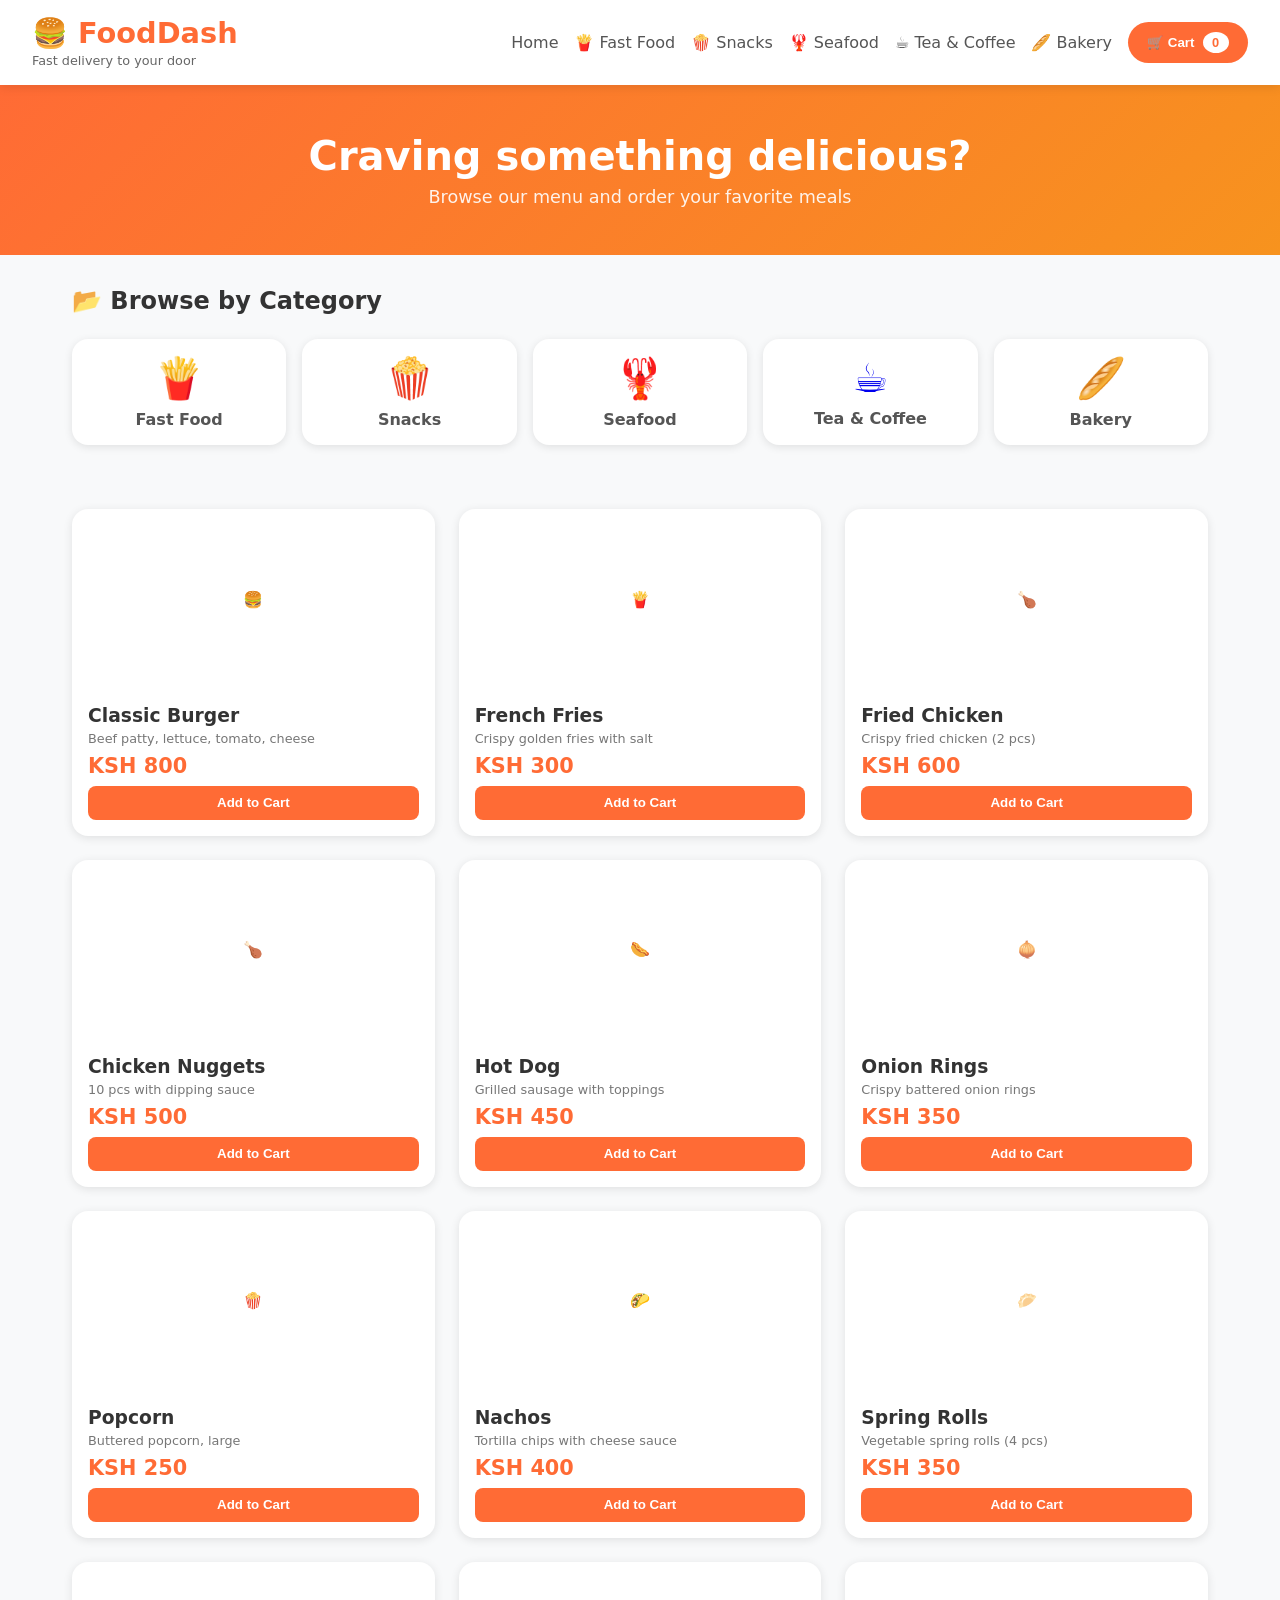
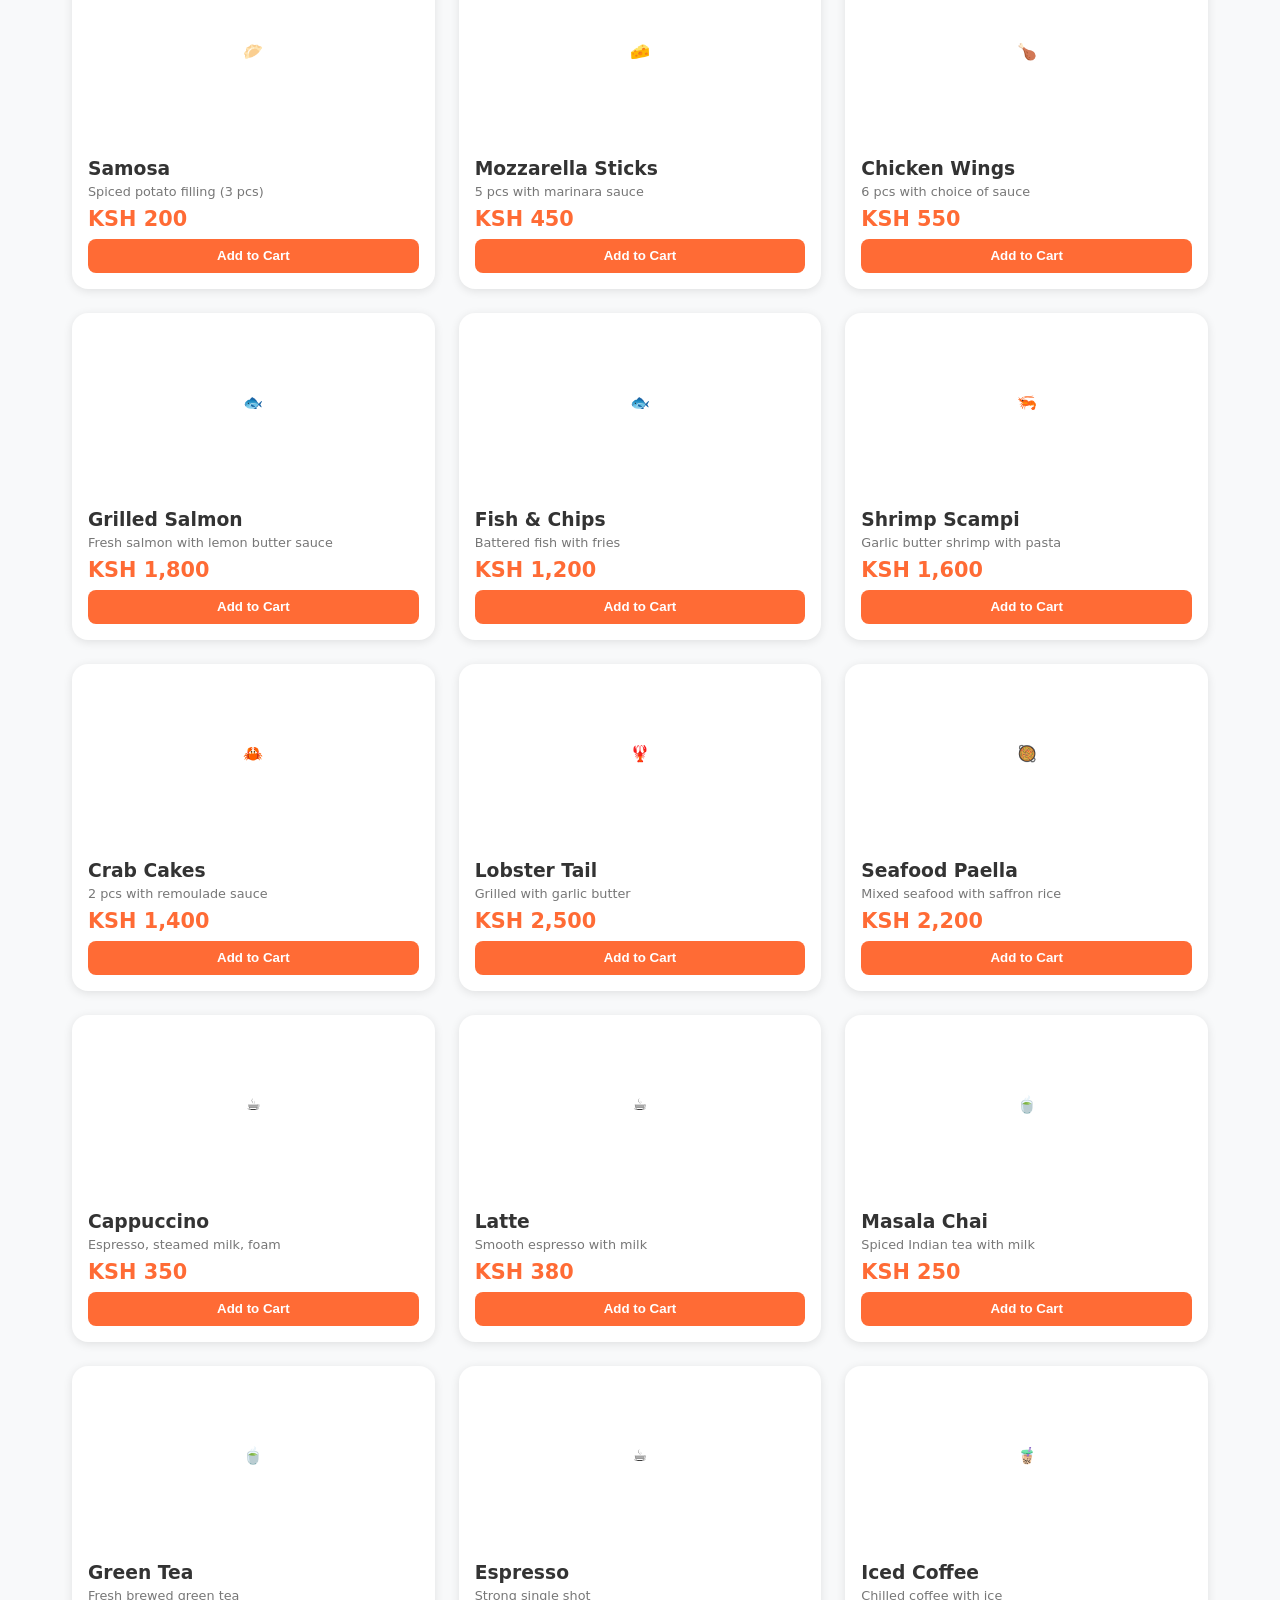
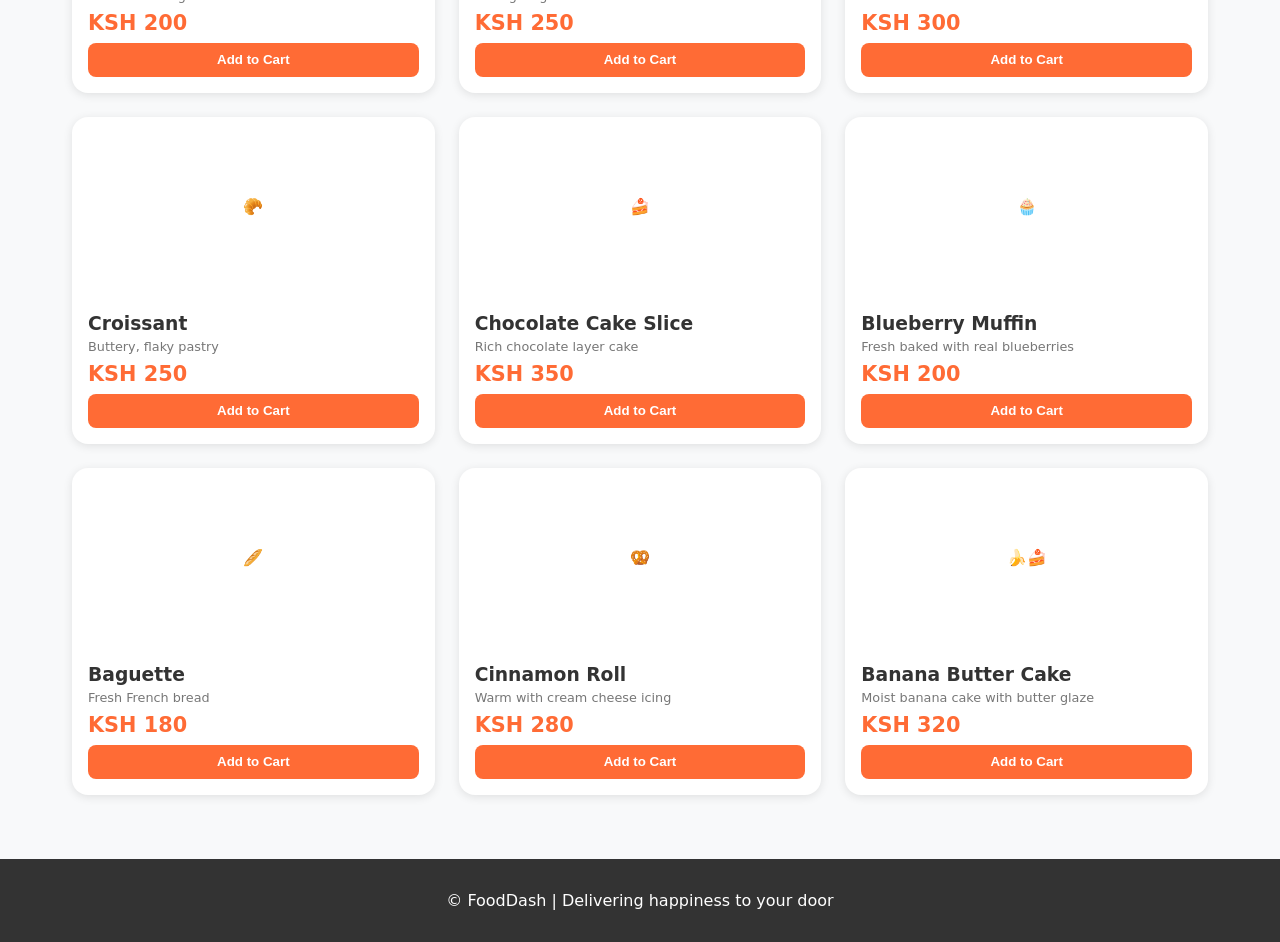
<file: index.html>
<!DOCTYPE html>
<html lang="en">
<head>
    <meta charset="UTF-8">
    <meta name="viewport" content="width=device-width, initial-scale=1.0">
    <title>FoodDash | Home</title>
    <link rel="stylesheet" href="style.css">
</head>
<body>
    <div class="header">
        <div class="logo" onclick="window.location.href='index.html'">
            <h1>🍔 FoodDash</h1>
            <span>Fast delivery to your door</span>
        </div>
        <div class="nav-links">
            <a href="index.html">Home</a>
            <a href="fastfood.html">🍟 Fast Food</a>
            <a href="snacks.html">🍿 Snacks</a>
            <a href="seafood.html">🦞 Seafood</a>
            <a href="tea-coffee.html">☕ Tea & Coffee</a>
            <a href="bakery.html">🥖 Bakery</a>
            <button class="cart-btn" onclick="window.location.href='cart.html'">
                🛒 Cart <span class="cart-count" id="cartCount">0</span>
            </button>
        </div>
    </div>

    <div class="hero">
        <h2>Craving something delicious?</h2>
        <p>Browse our menu and order your favorite meals</p>
    </div>

    <div class="categories">
        <h2 class="section-title">📂 Browse by Category</h2>
        <div class="category-grid">
            <a href="fastfood.html" class="category-card"><div class="category-icon">🍟</div><h4>Fast Food</h4></a>
            <a href="snacks.html" class="category-card"><div class="category-icon">🍿</div><h4>Snacks</h4></a>
            <a href="seafood.html" class="category-card"><div class="category-icon">🦞</div><h4>Seafood</h4></a>
            <a href="tea-coffee.html" class="category-card"><div class="category-icon">☕</div><h4>Tea & Coffee</h4></a>
            <a href="bakery.html" class="category-card"><div class="category-icon">🥖</div><h4>Bakery</h4></a>
        </div>
    </div>

    <div id="foodGrid" class="food-grid"></div>

    <div class="footer">
        <p>© FoodDash | Delivering happiness to your door</p>
    </div>

    <script>
        const foods = [
            { id: 1, name: "Classic Burger", category: "fastfood", desc: "Beef patty, lettuce, tomato, cheese", price: 800, image: "🍔", imgUrl: "https://i.pinimg.com/736x/37/00/ef/3700ef80f448d2a59dd80a78debce0c6.jpg" },
            { id: 2, name: "French Fries", category: "fastfood", desc: "Crispy golden fries with salt", price: 300, image: "🍟", imgUrl: "https://i.pinimg.com/1200x/db/bd/a5/dbbda53033e03f76810a4c32aae3a326.jpg" },
            { id: 3, name: "Fried Chicken", category: "fastfood", desc: "Crispy fried chicken (2 pcs)", price: 600, image: "🍗", imgUrl: "https://i.pinimg.com/736x/dd/11/d0/dd11d06abdbc2c80bd106b9e15ef0731.jpg" },
            { id: 4, name: "Chicken Nuggets", category: "fastfood", desc: "10 pcs with dipping sauce", price: 500, image: "🍗", imgUrl: "https://i.pinimg.com/1200x/34/e0/90/34e090fc554006740f7deddfac908706.jpg" },
            { id: 5, name: "Hot Dog", category: "fastfood", desc: "Grilled sausage with toppings", price: 450, image: "🌭", imgUrl: "https://i.pinimg.com/1200x/45/6b/f6/456bf628a291f12c20dc0804d81e5b14.jpg" },
            { id: 6, name: "Onion Rings", category: "fastfood", desc: "Crispy battered onion rings", price: 350, image: "🧅", imgUrl: "https://i.pinimg.com/736x/1e/5c/72/1e5c72fa7b9a584848a0ec2bfe37c4df.jpg" },
            { id: 7, name: "Popcorn", category: "snacks", desc: "Buttered popcorn, large", price: 250, image: "🍿", imgUrl: "https://i.pinimg.com/1200x/e6/1d/e4/e61de4d3c97bb7c1e5ecbbbdb757e941.jpg" },
            { id: 8, name: "Nachos", category: "snacks", desc: "Tortilla chips with cheese sauce", price: 400, image: "🌮", imgUrl: "https://i.pinimg.com/736x/7f/0c/2d/7f0c2d75b61058599a440be9b840967b.jpg" },
            { id: 9, name: "Spring Rolls", category: "snacks", desc: "Vegetable spring rolls (4 pcs)", price: 350, image: "🥟", imgUrl: "https://i.pinimg.com/736x/5b/87/46/5b87466c6e60930ab3b545e736260c78.jpg" },
            { id: 10, name: "Samosa", category: "snacks", desc: "Spiced potato filling (3 pcs)", price: 200, image: "🥟", imgUrl: "https://i.pinimg.com/736x/aa/9f/ad/aa9fad515906d7e21833e68c8d877c2a.jpg" },
            { id: 11, name: "Mozzarella Sticks", category: "snacks", desc: "5 pcs with marinara sauce", price: 450, image: "🧀", imgUrl: "https://i.pinimg.com/736x/7e/39/f1/7e39f1ad2abfcf9e1d0cc9534fe090f9.jpg" },
            { id: 12, name: "Chicken Wings", category: "snacks", desc: "6 pcs with choice of sauce", price: 550, image: "🍗", imgUrl: "https://i.pinimg.com/736x/9c/99/06/9c9906aaa6b634e2621bfca8201ef5bd.jpg" },
            { id: 13, name: "Grilled Salmon", category: "seafood", desc: "Fresh salmon with lemon butter sauce", price: 1800, image: "🐟", imgUrl: "https://i.pinimg.com/736x/46/ae/23/46ae2311a45628075774d33eda5e73d0.jpg" },
            { id: 14, name: "Fish & Chips", category: "seafood", desc: "Battered fish with fries", price: 1200, image: "🐟", imgUrl: "https://i.pinimg.com/1200x/53/f5/6c/53f56ceab9bc38922c4439fc97cd70fb.jpg" },
            { id: 15, name: "Shrimp Scampi", category: "seafood", desc: "Garlic butter shrimp with pasta", price: 1600, image: "🦐", imgUrl: "https://i.pinimg.com/1200x/5e/f3/59/5ef3594a7a9371d0899b95046271c68d.jpg" },
            { id: 16, name: "Crab Cakes", category: "seafood", desc: "2 pcs with remoulade sauce", price: 1400, image: "🦀", imgUrl: "https://i.pinimg.com/736x/f5/84/d2/f584d207ce40659122e66699f8aa94c2.jpg" },
            { id: 17, name: "Lobster Tail", category: "seafood", desc: "Grilled with garlic butter", price: 2500, image: "🦞", imgUrl: "https://i.pinimg.com/736x/5e/1b/f0/5e1bf04fb41541a9cabb2233850c7225.jpg" },
            { id: 18, name: "Seafood Paella", category: "seafood", desc: "Mixed seafood with saffron rice", price: 2200, image: "🥘", imgUrl: "https://i.pinimg.com/736x/8a/bb/7d/8abb7ddd555ad963c4fbe0cd129c862f.jpg" },
            { id: 19, name: "Cappuccino", category: "tea-coffee", desc: "Espresso, steamed milk, foam", price: 350, image: "☕", imgUrl: "https://i.pinimg.com/736x/52/41/31/52413159c7f291bbc186422481b3ac50.jpg" },
            { id: 20, name: "Latte", category: "tea-coffee", desc: "Smooth espresso with milk", price: 380, image: "☕", imgUrl: "https://i.pinimg.com/736x/b8/4c/9d/b84c9db0910aa8247d79b69a4ecd1438.jpg" },
            { id: 21, name: "Masala Chai", category: "tea-coffee", desc: "Spiced Indian tea with milk", price: 250, image: "🍵", imgUrl: "https://i.pinimg.com/736x/a1/16/c8/a116c8bba3420dd89a67e39434a4d0d6.jpg" },
            { id: 22, name: "Green Tea", category: "tea-coffee", desc: "Fresh brewed green tea", price: 200, image: "🍵", imgUrl: "https://i.pinimg.com/736x/c0/3b/d1/c03bd159756dc48babac8ac73dabe696.jpg" },
            { id: 23, name: "Espresso", category: "tea-coffee", desc: "Strong single shot", price: 250, image: "☕", imgUrl: "https://i.pinimg.com/736x/4c/28/e2/4c28e2420bf38c50120dba0cbaf42e8d.jpg" },
            { id: 24, name: "Iced Coffee", category: "tea-coffee", desc: "Chilled coffee with ice", price: 300, image: "🧋", imgUrl: "https://i.pinimg.com/736x/da/6f/3a/da6f3a6305596079b891bdb35d53b5f4.jpg" },
            { id: 25, name: "Croissant", category: "bakery", desc: "Buttery, flaky pastry", price: 250, image: "🥐", imgUrl: "https://i.pinimg.com/736x/f8/82/8e/f8828e68483d5db8384de415b707d0ec.jpg" },
            { id: 26, name: "Chocolate Cake Slice", category: "bakery", desc: "Rich chocolate layer cake", price: 350, image: "🍰", imgUrl: "https://i.pinimg.com/736x/51/56/76/515676b734cf7760ce1456248fbf07a5.jpg" },
            { id: 27, name: "Blueberry Muffin", category: "bakery", desc: "Fresh baked with real blueberries", price: 200, image: "🧁", imgUrl: "https://i.pinimg.com/736x/60/77/b0/6077b036565b305d54fa6a8f272bb8e9.jpg" },
            { id: 28, name: "Baguette", category: "bakery", desc: "Fresh French bread", price: 180, image: "🥖", imgUrl: "https://i.pinimg.com/1200x/3e/4f/21/3e4f2182adbb9752d2d173384cbd75d9.jpg" },
            { id: 29, name: "Cinnamon Roll", category: "bakery", desc: "Warm with cream cheese icing", price: 280, image: "🥨", imgUrl: "https://i.pinimg.com/736x/67/da/d7/67dad7b7c003bfb1e73387bfcad91faa.jpg" },
            { id: 30, name: "Banana Butter Cake", category: "bakery", desc: "Moist banana cake with butter glaze", price: 320, image: "🍌🍰", imgUrl: "https://i.pinimg.com/1200x/98/5f/83/985f83882eb912e632a3cc118d988fcb.jpg" }
        ];

        let cart = JSON.parse(localStorage.getItem('fooddash_cart')) || [];

        function saveCart() { localStorage.setItem('fooddash_cart', JSON.stringify(cart)); updateCartCount(); }

        function updateCartCount() {
            const totalItems = cart.reduce((sum, item) => sum + item.quantity, 0);
            const cartCountSpan = document.getElementById('cartCount');
            if (cartCountSpan) cartCountSpan.innerText = totalItems;
        }

        function addToCart(food) {
            const existing = cart.find(item => item.name === food.name);
            if (existing) { existing.quantity += 1; } 
            else { cart.push({ name: food.name, price: food.price, quantity: 1, image: food.image }); }
            saveCart();
            alert(`✅ ${food.name} added to cart!`);
        }

        window.addToCart = addToCart;

        function renderFoods() {
            const grid = document.getElementById('foodGrid');
            grid.innerHTML = foods.map(food => `
                <div class="food-card">
                    <div class="food-image"><img src="${food.imgUrl}" alt="${food.name}" onerror="this.style.display='none'; this.parentElement.innerHTML='${food.image}'" style="width:100%; height:100%; object-fit:cover;"></div>
                    <div class="food-info">
                        <h3>${food.name}</h3>
                        <div class="food-desc">${food.desc}</div>
                        <div class="food-price">KSH ${food.price.toLocaleString()}</div>
                        <button class="add-btn" onclick="addToCart({name:'${food.name}', price:${food.price}, image:'${food.image}'})">Add to Cart</button>
                    </div>
                </div>
            `).join('');
        }

        renderFoods();
        updateCartCount();
    </script>
</body>
</html>
</file>
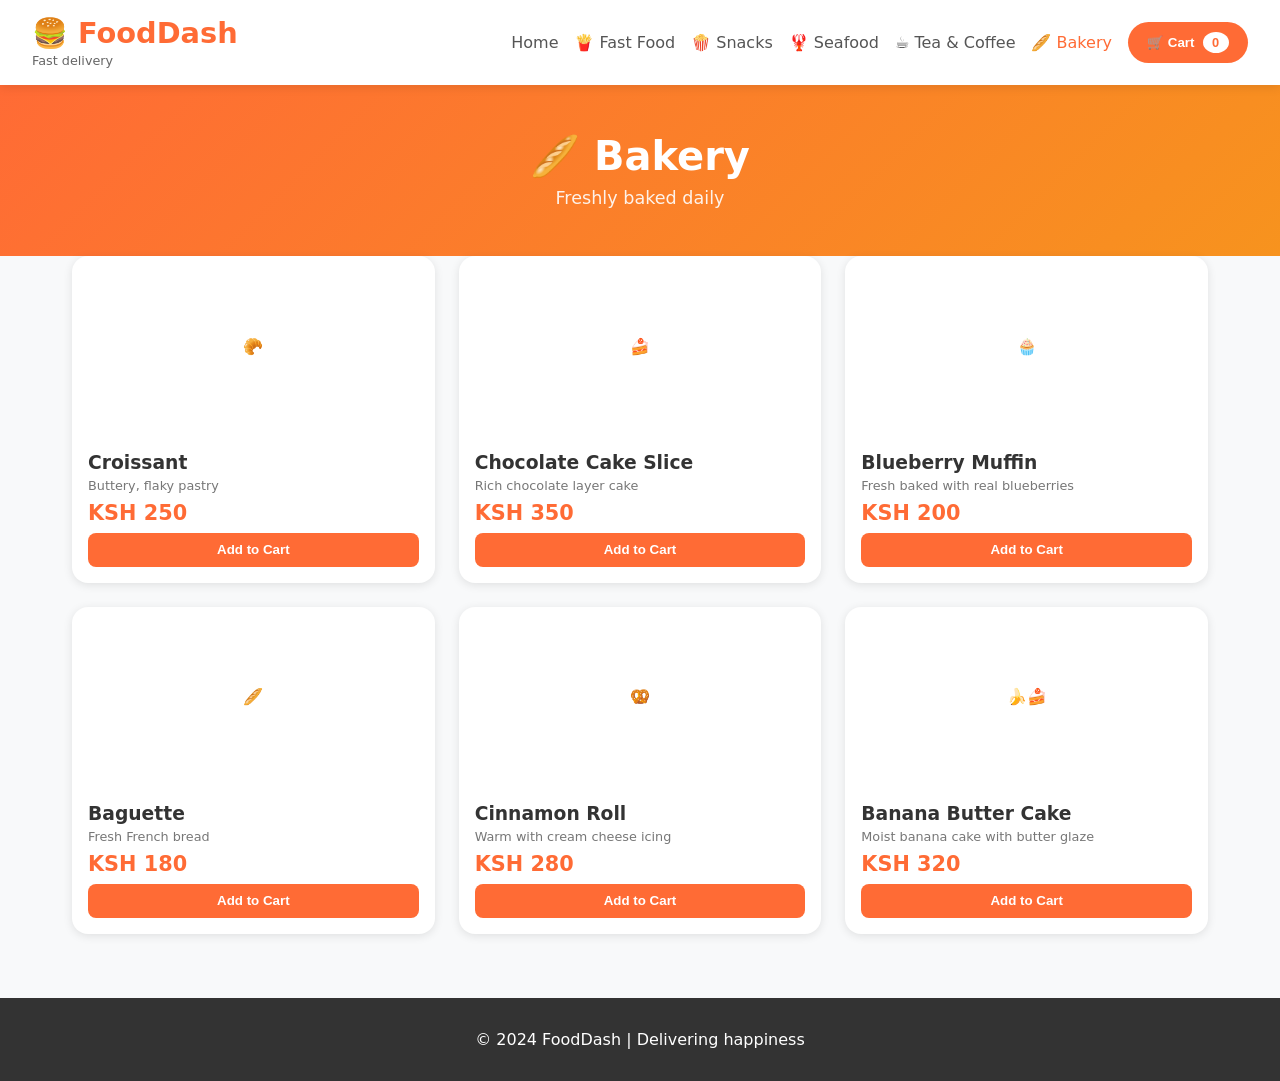
<file: bakery.html>
<!DOCTYPE html>
<html lang="en">
<head>
    <meta charset="UTF-8">
    <meta name="viewport" content="width=device-width, initial-scale=1.0">
    <title>FoodDash | Bakery</title>
    <link rel="stylesheet" href="style.css">
    <style>
        .food-image img {
            width: 100%;
            height: 100%;
            object-fit: cover;
        }
        .food-image {
            display: flex;
            align-items: center;
            justify-content: center;
            overflow: hidden;
        }
    </style>
</head>
<body>
    <div class="header">
        <div class="logo" onclick="window.location.href='index.html'">
            <h1>🍔 FoodDash</h1>
            <span>Fast delivery</span>
        </div>
        <div class="nav-links">
            <a href="index.html">Home</a>
            <a href="fastfood.html">🍟 Fast Food</a>
            <a href="snacks.html">🍿 Snacks</a>
            <a href="seafood.html">🦞 Seafood</a>
            <a href="tea-coffee.html">☕ Tea & Coffee</a>
            <a href="bakery.html" class="active">🥖 Bakery</a>
            <button class="cart-btn" onclick="window.location.href='cart.html'">
                🛒 Cart <span class="cart-count" id="cartCount">0</span>
            </button>
        </div>
    </div>

    <div class="hero">
        <h2>🥖 Bakery</h2>
        <p>Freshly baked daily</p>
    </div>

    <div id="foodGrid" class="food-grid"></div>

    <div class="footer">
        <p>© 2024 FoodDash | Delivering happiness</p>
    </div>

    <script>
        const bakery = [
            { 
                id: 1, 
                name: "Croissant", 
                desc: "Buttery, flaky pastry", 
                price: 250, 
                image: "🥐",
                imgUrl: "https://i.pinimg.com/736x/f8/82/8e/f8828e68483d5db8384de415b707d0ec.jpg"
            },
            { 
                id: 2, 
                name: "Chocolate Cake Slice", 
                desc: "Rich chocolate layer cake", 
                price: 350, 
                image: "🍰",
                imgUrl: "https://i.pinimg.com/736x/51/56/76/515676b734cf7760ce1456248fbf07a5.jpg"
            },
            { 
                id: 3, 
                name: "Blueberry Muffin", 
                desc: "Fresh baked with real blueberries", 
                price: 200, 
                image: "🧁",
                imgUrl: "https://i.pinimg.com/736x/60/77/b0/6077b036565b305d54fa6a8f272bb8e9.jpg"
            },
            { 
                id: 4, 
                name: "Baguette", 
                desc: "Fresh French bread", 
                price: 180, 
                image: "🥖",
                imgUrl: "https://i.pinimg.com/1200x/3e/4f/21/3e4f2182adbb9752d2d173384cbd75d9.jpg"
            },
            { 
                id: 5, 
                name: "Cinnamon Roll", 
                desc: "Warm with cream cheese icing", 
                price: 280, 
                image: "🥨",
                imgUrl: "https://i.pinimg.com/736x/67/da/d7/67dad7b7c003bfb1e73387bfcad91faa.jpg"
            },
            { 
                id: 6, 
                name: "Banana Butter Cake", 
                desc: "Moist banana cake with butter glaze", 
                price: 320, 
                image: "🍌🍰",
                imgUrl: "https://i.pinimg.com/1200x/98/5f/83/985f83882eb912e632a3cc118d988fcb.jpg"
            }
        ];

        let cart = JSON.parse(localStorage.getItem('fooddash_cart')) || [];

        function saveCart() { 
            localStorage.setItem('fooddash_cart', JSON.stringify(cart)); 
            updateCartCount(); 
        }

        function updateCartCount() { 
            const total = cart.reduce((s, i) => s + i.quantity, 0); 
            const el = document.getElementById('cartCount'); 
            if (el) el.innerText = total; 
        }

        function addToCart(food) { 
            const existing = cart.find(i => i.name === food.name); 
            if (existing) { 
                existing.quantity++; 
            } else { 
                cart.push({ name: food.name, price: food.price, quantity: 1, image: food.image }); 
            } 
            saveCart(); 
            alert(`✅ ${food.name} added to cart!`); 
        }

        window.addToCart = addToCart;

        function render() { 
            const grid = document.getElementById('foodGrid'); 
            grid.innerHTML = bakery.map(f => `
                <div class="food-card">
                    <div class="food-image">
                        <img src="${f.imgUrl}" alt="${f.name}" 
                             onerror="this.style.display='none'; this.parentElement.innerHTML='${f.image}'" 
                             style="width:100%; height:100%; object-fit:cover;">
                    </div>
                    <div class="food-info">
                        <h3>${f.name}</h3>
                        <div class="food-desc">${f.desc}</div>
                        <div class="food-price">KSH ${f.price.toLocaleString()}</div>
                        <button class="add-btn" onclick="addToCart({name:'${f.name}', price:${f.price}, image:'${f.image}'})">Add to Cart</button>
                    </div>
                </div>
            `).join(''); 
        }

        render(); 
        updateCartCount();
    </script>
</body>
</html>
</file>
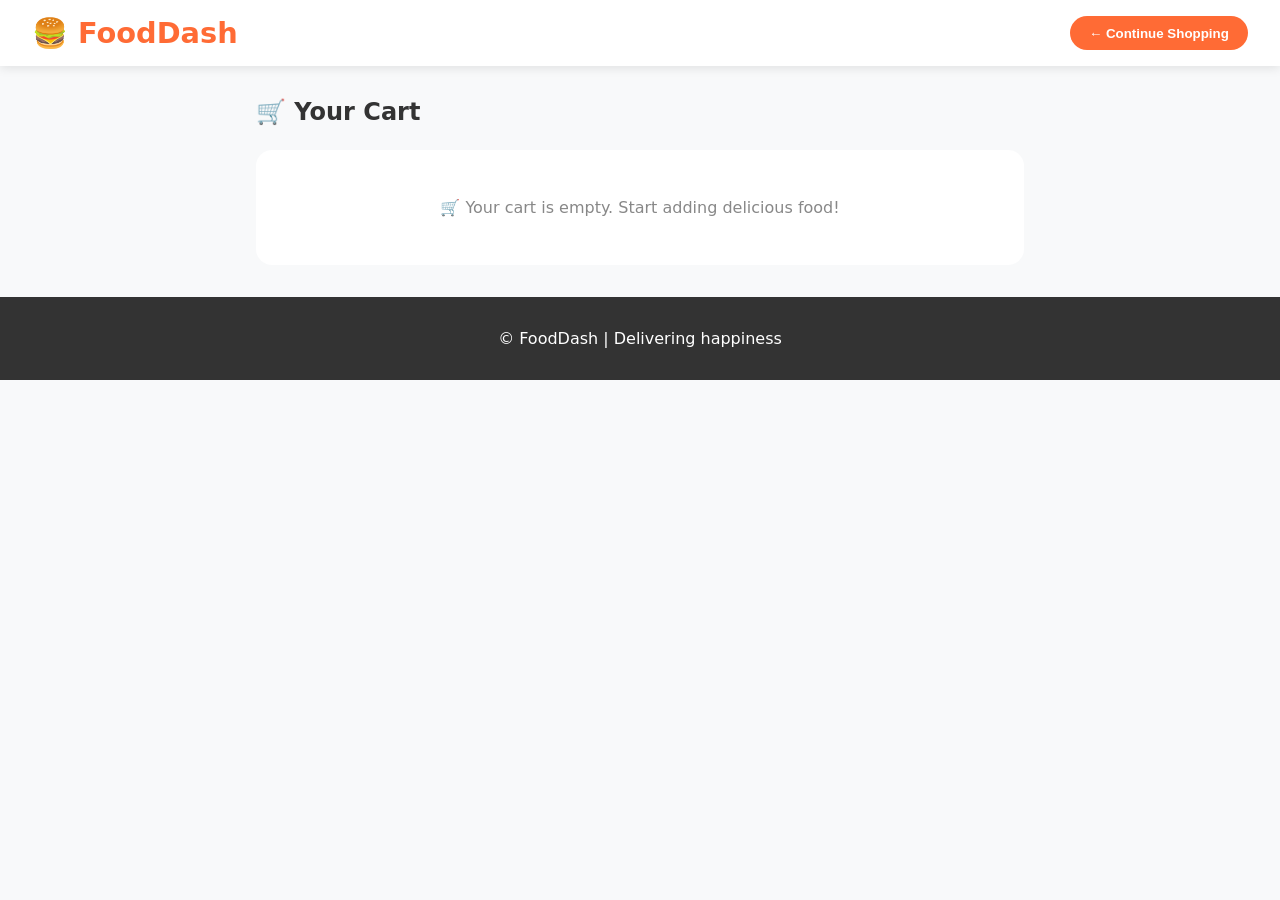
<file: cart.html>
<!DOCTYPE html>
<html lang="en">
<head>
    <meta charset="UTF-8">
    <meta name="viewport" content="width=device-width, initial-scale=1.0">
    <title>FoodDash | Your Cart</title>
    <style>
        * {
            margin: 0;
            padding: 0;
            box-sizing: border-box;
        }

        body {
            font-family: system-ui, 'Segoe UI', sans-serif;
            background: #f8f9fa;
            color: #333;
        }

        .header {
            background: white;
            padding: 1rem 2rem;
            display: flex;
            justify-content: space-between;
            align-items: center;
            flex-wrap: wrap;
            gap: 1rem;
            box-shadow: 0 2px 10px rgba(0,0,0,0.1);
        }

        .logo h1 {
            font-size: 1.8rem;
            color: #ff6b35;
            cursor: pointer;
        }

        .cart-btn {
            background: #ff6b35;
            color: white;
            border: none;
            padding: 0.6rem 1.2rem;
            border-radius: 30px;
            cursor: pointer;
            font-weight: bold;
        }

        .cart-container {
            max-width: 800px;
            margin: 2rem auto;
            padding: 0 1rem;
        }

        .cart-title {
            margin-bottom: 1.5rem;
            color: #333;
        }

        .cart-item {
            background: white;
            border-radius: 1rem;
            padding: 1rem;
            margin-bottom: 1rem;
            display: flex;
            justify-content: space-between;
            align-items: center;
            flex-wrap: wrap;
            gap: 1rem;
            box-shadow: 0 2px 8px rgba(0,0,0,0.1);
        }

        .item-info {
            flex: 1;
        }

        .item-name {
            font-weight: bold;
            font-size: 1.1rem;
        }

        .item-price {
            color: #ff6b35;
        }

        .quantity-control {
            display: flex;
            align-items: center;
            gap: 0.5rem;
        }

        .qty-btn {
            background: #ff6b35;
            color: white;
            border: none;
            width: 30px;
            height: 30px;
            border-radius: 50%;
            cursor: pointer;
            font-weight: bold;
        }

        .qty-btn:hover {
            background: #e55a2b;
        }

        .remove-btn {
            background: #dc3545;
            color: white;
            border: none;
            padding: 0.3rem 0.8rem;
            border-radius: 0.5rem;
            cursor: pointer;
        }

        .remove-btn:hover {
            background: #c82333;
        }

        .cart-summary {
            background: white;
            border-radius: 1rem;
            padding: 1.5rem;
            margin-top: 1rem;
            box-shadow: 0 2px 8px rgba(0,0,0,0.1);
        }

        .total-row {
            display: flex;
            justify-content: space-between;
            font-size: 1.2rem;
            font-weight: bold;
            margin-bottom: 1rem;
        }

        .place-order-btn {
            width: 100%;
            background: #ff6b35;
            color: white;
            border: none;
            padding: 1rem;
            border-radius: 0.5rem;
            font-size: 1rem;
            font-weight: bold;
            cursor: pointer;
        }

        .place-order-btn:hover {
            background: #e55a2b;
        }

        .empty-cart {
            text-align: center;
            padding: 3rem;
            background: white;
            border-radius: 1rem;
            color: #888;
        }

        /* Login Modal */
        .modal {
            display: none;
            position: fixed;
            top: 0;
            left: 0;
            width: 100%;
            height: 100%;
            background: rgba(0,0,0,0.8);
            z-index: 1000;
            align-items: center;
            justify-content: center;
        }

        .modal.active {
            display: flex;
        }

        .modal-content {
            background: white;
            border-radius: 1rem;
            width: 90%;
            max-width: 400px;
            padding: 2rem;
            text-align: center;
            position: relative;
        }

        .modal-content h3 {
            margin-bottom: 1rem;
            color: #ff6b35;
        }

        .modal-content p {
            margin-bottom: 1rem;
            color: #666;
            font-size: 0.85rem;
        }

        .modal-content input {
            width: 100%;
            padding: 0.8rem;
            margin: 0.5rem 0;
            border: 1px solid #ddd;
            border-radius: 0.5rem;
            font-size: 1rem;
        }

        .modal-btn {
            width: 100%;
            padding: 0.8rem;
            background: #ff6b35;
            color: white;
            border: none;
            border-radius: 0.5rem;
            margin-top: 0.5rem;
            cursor: pointer;
            font-weight: bold;
        }

        .modal-btn:hover {
            background: #e55a2b;
        }

        .close-modal {
            position: absolute;
            top: 10px;
            right: 15px;
            font-size: 1.5rem;
            cursor: pointer;
            color: #888;
        }

        .footer {
            text-align: center;
            padding: 2rem;
            background: #333;
            color: white;
            margin-top: 2rem;
        }

        @media (max-width: 700px) {
            .header {
                flex-direction: column;
                text-align: center;
            }
            .cart-item {
                flex-direction: column;
                text-align: center;
            }
        }
    </style>
</head>
<body>
    <div class="header">
        <div class="logo" onclick="window.location.href='index.html'">
            <h1>🍔 FoodDash</h1>
        </div>
        <button class="cart-btn" onclick="window.location.href='index.html'">← Continue Shopping</button>
    </div>

    <div class="cart-container">
        <h2 class="cart-title">🛒 Your Cart</h2>
        <div id="cartItems"></div>
    </div>

    <div class="footer">
        <p>© FoodDash | Delivering happiness</p>
    </div>

    <!-- Login Modal - Only appears when placing order -->
    <div id="loginModal" class="modal">
        <div class="modal-content">
            <span class="close-modal" id="closeModal">&times;</span>
            <h3>🔐 Login to Place Order</h3>
            <p>Please enter your email and password to complete your order</p>
            <input type="email" id="loginEmail" placeholder="Email address" autocomplete="off">
            <input type="password" id="loginPassword" placeholder="Password" autocomplete="off">
            <button class="modal-btn" id="loginSubmit">Place Order</button>
        </div>
    </div>

    <script>
        // Cart data
        let cart = JSON.parse(localStorage.getItem('fooddash_cart')) || [];

        function saveCart() { 
            localStorage.setItem('fooddash_cart', JSON.stringify(cart)); 
            renderCart(); 
        }

        function updateQuantity(index, change) {
            const newQty = cart[index].quantity + change;
            if (newQty <= 0) { 
                cart.splice(index, 1); 
            } else { 
                cart[index].quantity = newQty; 
            }
            saveCart();
        }

        function removeItem(index) { 
            cart.splice(index, 1); 
            saveCart(); 
        }

        function getTotal() { 
            return cart.reduce((sum, item) => sum + (item.price * item.quantity), 0); 
        }

        // Show login modal when user clicks "Place Order"
        function showLoginModal() {
            if (cart.length === 0) {
                alert('Your cart is empty!');
                return;
            }
            document.getElementById('loginModal').classList.add('active');
            document.getElementById('loginEmail').value = '';
            document.getElementById('loginPassword').value = '';
        }

        // Place order after login
        function placeOrder() {
            const email = document.getElementById('loginEmail').value.trim();
            const password = document.getElementById('loginPassword').value.trim();
            
            if (!email || !password) {
                alert('Please enter both email and password');
                return;
            }
            
            // Simple email validation
            const emailRegex = /^[^\s@]+@([^\s@]+\.)+[^\s@]+$/;
            if (!emailRegex.test(email)) {
                alert('Please enter a valid email address');
                return;
            }
            
            // ANY email + password is accepted
            const total = getTotal();
            alert(`✅ Order placed successfully!\n\nEmail: ${email}\nTotal: KSH ${total.toLocaleString()}\n\nYour food will be delivered in 30-45 minutes.\nThank you for ordering with FoodDash!`);
            
            // Clear cart after order
            cart = [];
            saveCart();
            
            // Close modal
            document.getElementById('loginModal').classList.remove('active');
        }

        // Modal controls
        const modal = document.getElementById('loginModal');
        const closeModal = document.getElementById('closeModal');

        closeModal.onclick = () => { modal.classList.remove('active'); };
        window.onclick = (e) => { if (e.target === modal) modal.classList.remove('active'); };

        document.getElementById('loginSubmit').onclick = placeOrder;

        // Enter key support
        document.getElementById('loginPassword').addEventListener('keypress', function(e) {
            if (e.key === 'Enter') { placeOrder(); }
        });

        // Render cart
        function renderCart() {
            const container = document.getElementById('cartItems');
            if (cart.length === 0) { 
                container.innerHTML = '<div class="empty-cart">🛒 Your cart is empty. Start adding delicious food!</div>'; 
                return; 
            }
            
            let total = getTotal();
            let itemsHtml = cart.map((item, index) => `
                <div class="cart-item">
                    <div class="item-info">
                        <div class="item-name">${item.name}</div>
                        <div class="item-price">KSH ${item.price.toLocaleString()}</div>
                    </div>
                    <div class="quantity-control">
                        <button class="qty-btn" onclick="updateQuantity(${index}, -1)">-</button>
                        <span>${item.quantity}</span>
                        <button class="qty-btn" onclick="updateQuantity(${index}, 1)">+</button>
                    </div>
                    <button class="remove-btn" onclick="removeItem(${index})">Remove</button>
                </div>
            `).join('');
            
            itemsHtml += `
                <div class="cart-summary">
                    <div class="total-row">
                        <span>Total:</span>
                        <span>KSH ${total.toLocaleString()}</span>
                    </div>
                    <button class="place-order-btn" onclick="showLoginModal()">Place Order</button>
                </div>
            `;
            
            container.innerHTML = itemsHtml;
        }

        // Make functions global for onclick
        window.updateQuantity = updateQuantity;
        window.removeItem = removeItem;
        window.showLoginModal = showLoginModal;

        renderCart();
    </script>
</body>
</html>
</file>
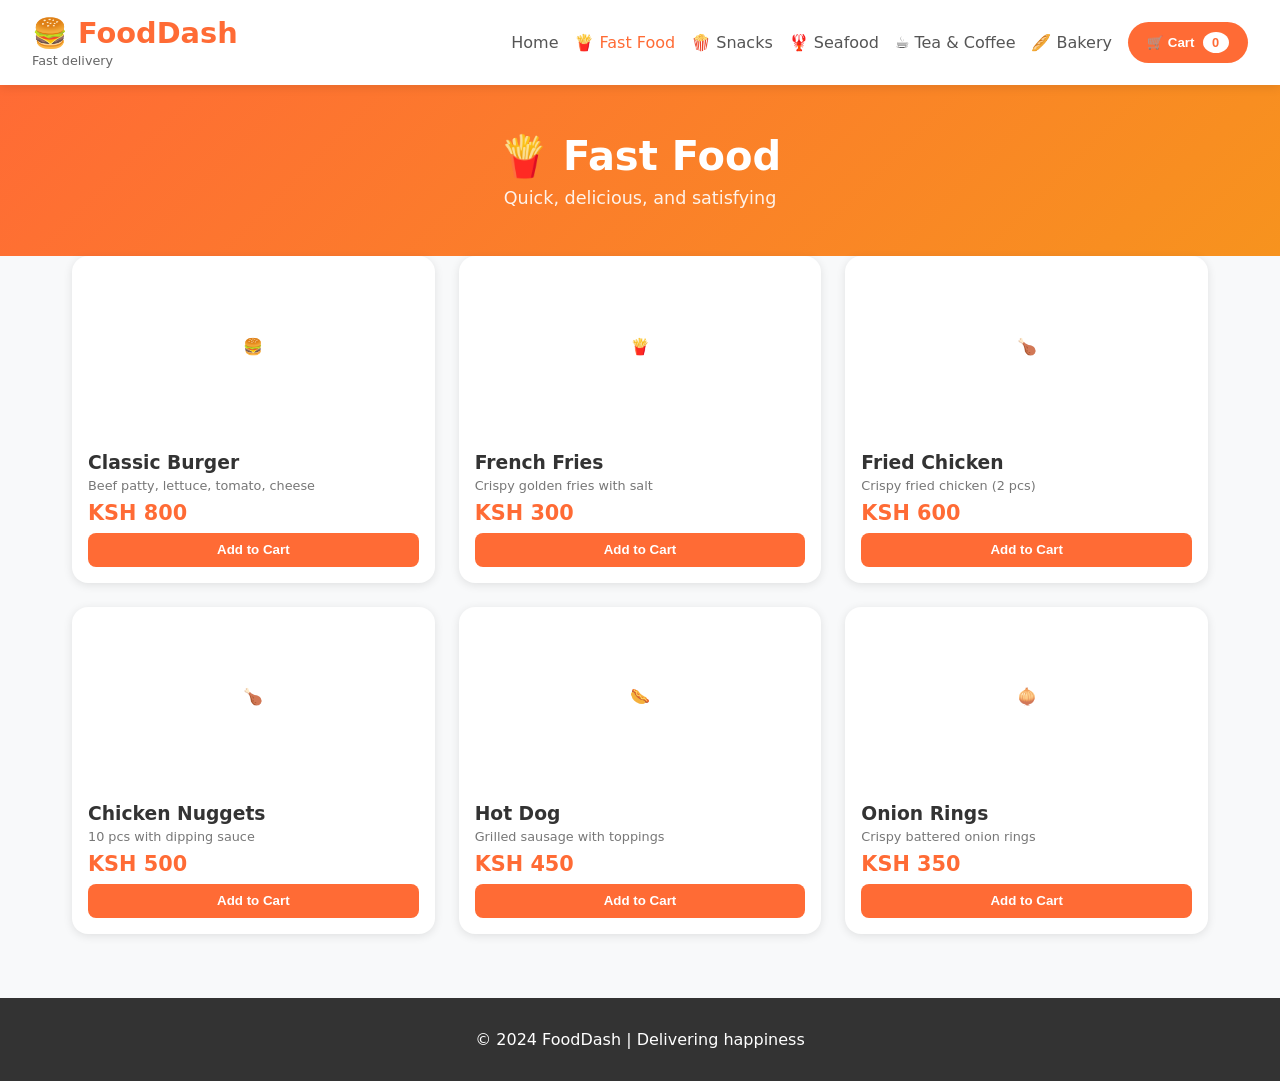
<file: fastfood.html>
<!DOCTYPE html>
<html lang="en">
<head>
    <meta charset="UTF-8">
    <meta name="viewport" content="width=device-width, initial-scale=1.0">
    <title>FoodDash | Fast Food</title>
    <link rel="stylesheet" href="style.css">
    <style>
        /* Additional style for food images */
        .food-image img {
            width: 100%;
            height: 100%;
            object-fit: cover;
        }
        .food-image {
            display: flex;
            align-items: center;
            justify-content: center;
            overflow: hidden;
        }
    </style>
</head>
<body>
    <div class="header">
        <div class="logo" onclick="window.location.href='index.html'">
            <h1>🍔 FoodDash</h1>
            <span>Fast delivery</span>
        </div>
        <div class="nav-links">
            <a href="index.html">Home</a>
            <a href="fastfood.html" class="active">🍟 Fast Food</a>
            <a href="snacks.html">🍿 Snacks</a>
            <a href="seafood.html">🦞 Seafood</a>
            <a href="tea-coffee.html">☕ Tea & Coffee</a>
            <a href="bakery.html">🥖 Bakery</a>
            <button class="cart-btn" onclick="window.location.href='cart.html'">
                🛒 Cart <span class="cart-count" id="cartCount">0</span>
            </button>
        </div>
    </div>

    <div class="hero">
        <h2>🍟 Fast Food</h2>
        <p>Quick, delicious, and satisfying</p>
    </div>

    <div id="foodGrid" class="food-grid"></div>

    <div class="footer">
        <p>© 2024 FoodDash | Delivering happiness</p>
    </div>

    <script>
        const fastfood = [
            { 
                id: 1, 
                name: "Classic Burger", 
                desc: "Beef patty, lettuce, tomato, cheese", 
                price: 800, 
                image: "🍔",
                imgUrl: "https://i.pinimg.com/736x/37/00/ef/3700ef80f448d2a59dd80a78debce0c6.jpg"
            },
            { 
                id: 2, 
                name: "French Fries", 
                desc: "Crispy golden fries with salt", 
                price: 300, 
                image: "🍟",
                imgUrl: "https://i.pinimg.com/1200x/db/bd/a5/dbbda53033e03f76810a4c32aae3a326.jpg"
            },
            { 
                id: 3, 
                name: "Fried Chicken", 
                desc: "Crispy fried chicken (2 pcs)", 
                price: 600, 
                image: "🍗",
                imgUrl: "https://i.pinimg.com/736x/dd/11/d0/dd11d06abdbc2c80bd106b9e15ef0731.jpg"
            },
            { 
                id: 4, 
                name: "Chicken Nuggets", 
                desc: "10 pcs with dipping sauce", 
                price: 500, 
                image: "🍗",
                imgUrl: "https://i.pinimg.com/1200x/34/e0/90/34e090fc554006740f7deddfac908706.jpg"
            },
            { 
                id: 5, 
                name: "Hot Dog", 
                desc: "Grilled sausage with toppings", 
                price: 450, 
                image: "🌭",
                imgUrl: "https://i.pinimg.com/1200x/45/6b/f6/456bf628a291f12c20dc0804d81e5b14.jpg"
            },
            { 
                id: 6, 
                name: "Onion Rings", 
                desc: "Crispy battered onion rings", 
                price: 350, 
                image: "🧅",
                imgUrl: "https://i.pinimg.com/736x/1e/5c/72/1e5c72fa7b9a584848a0ec2bfe37c4df.jpg"
            }
        ];

        let cart = JSON.parse(localStorage.getItem('fooddash_cart')) || [];

        function saveCart() { 
            localStorage.setItem('fooddash_cart', JSON.stringify(cart)); 
            updateCartCount(); 
        }

        function updateCartCount() { 
            const total = cart.reduce((s, i) => s + i.quantity, 0); 
            const el = document.getElementById('cartCount'); 
            if (el) el.innerText = total; 
        }

        function addToCart(food) { 
            const existing = cart.find(i => i.name === food.name); 
            if (existing) { 
                existing.quantity++; 
            } else { 
                cart.push({ name: food.name, price: food.price, quantity: 1, image: food.image }); 
            } 
            saveCart(); 
            alert(`✅ ${food.name} added to cart!`); 
        }

        window.addToCart = addToCart;

        function render() { 
            const grid = document.getElementById('foodGrid'); 
            grid.innerHTML = fastfood.map(f => `
                <div class="food-card">
                    <div class="food-image">
                        <img src="${f.imgUrl}" alt="${f.name}" 
                             onerror="this.style.display='none'; this.parentElement.innerHTML='${f.image}'" 
                             style="width:100%; height:100%; object-fit:cover;">
                    </div>
                    <div class="food-info">
                        <h3>${f.name}</h3>
                        <div class="food-desc">${f.desc}</div>
                        <div class="food-price">KSH ${f.price.toLocaleString()}</div>
                        <button class="add-btn" onclick="addToCart({name:'${f.name}', price:${f.price}, image:'${f.image}'})">Add to Cart</button>
                    </div>
                </div>
            `).join(''); 
        }

        render(); 
        updateCartCount();
    </script>
</body>
</html>
</file>
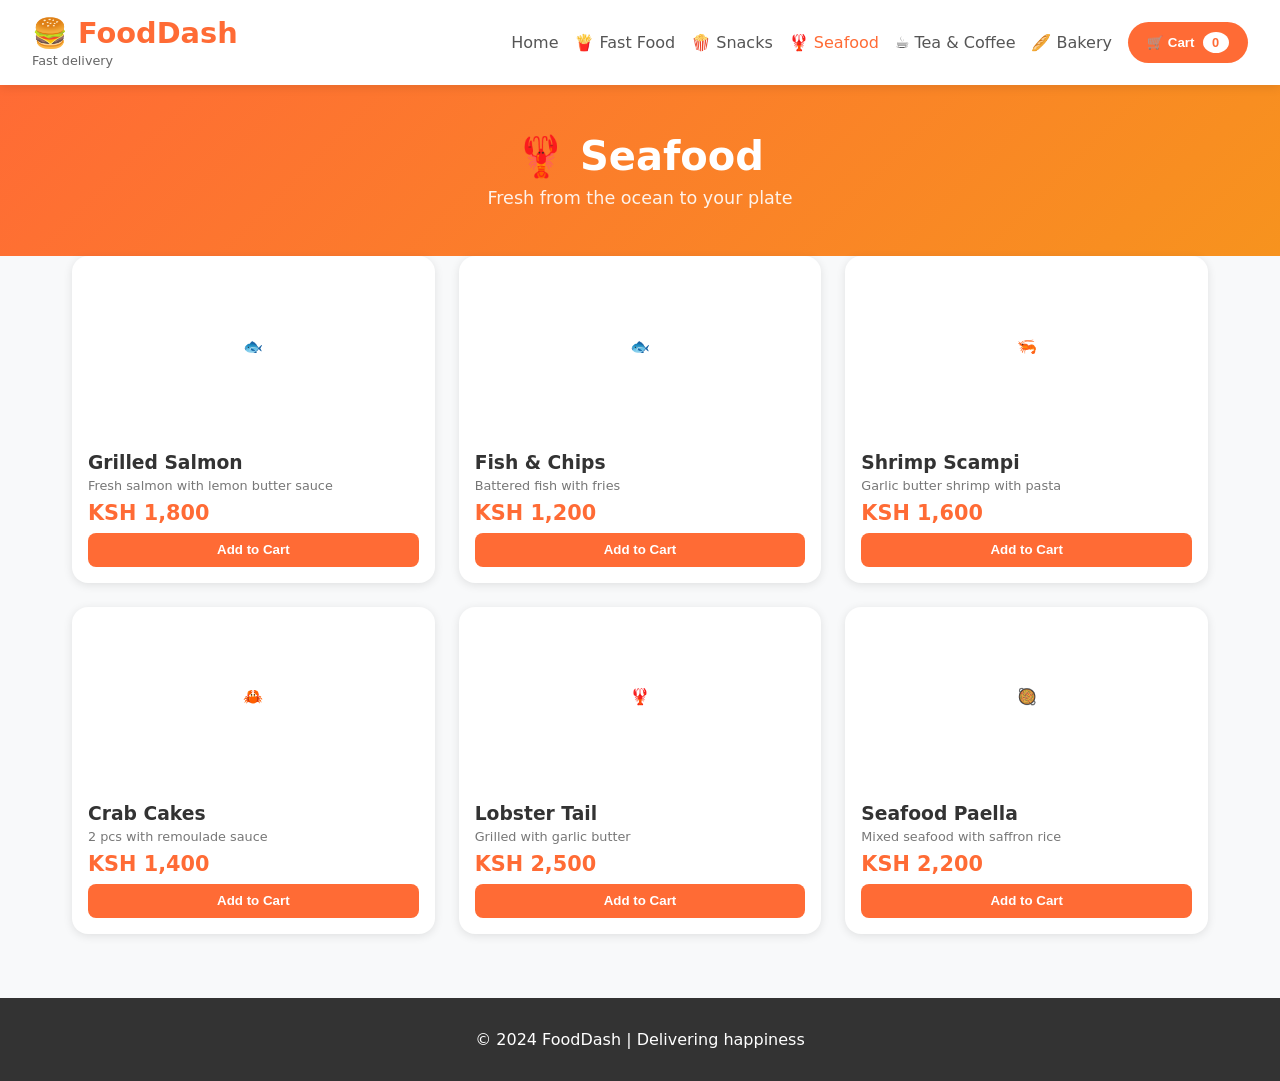
<file: seafood.html>
<!DOCTYPE html>
<html lang="en">
<head>
    <meta charset="UTF-8">
    <meta name="viewport" content="width=device-width, initial-scale=1.0">
    <title>FoodDash | Seafood</title>
    <link rel="stylesheet" href="style.css">
    <style>
        .food-image img {
            width: 100%;
            height: 100%;
            object-fit: cover;
        }
        .food-image {
            display: flex;
            align-items: center;
            justify-content: center;
            overflow: hidden;
        }
    </style>
</head>
<body>
    <div class="header">
        <div class="logo" onclick="window.location.href='index.html'">
            <h1>🍔 FoodDash</h1>
            <span>Fast delivery</span>
        </div>
        <div class="nav-links">
            <a href="index.html">Home</a>
            <a href="fastfood.html">🍟 Fast Food</a>
            <a href="snacks.html">🍿 Snacks</a>
            <a href="seafood.html" class="active">🦞 Seafood</a>
            <a href="tea-coffee.html">☕ Tea & Coffee</a>
            <a href="bakery.html">🥖 Bakery</a>
            <!-- Vegetarian category link REMOVED -->
            <button class="cart-btn" onclick="window.location.href='cart.html'">
                🛒 Cart <span class="cart-count" id="cartCount">0</span>
            </button>
        </div>
    </div>

    <div class="hero">
        <h2>🦞 Seafood</h2>
        <p>Fresh from the ocean to your plate</p>
    </div>

    <div id="foodGrid" class="food-grid"></div>

    <div class="footer">
        <p>© 2024 FoodDash | Delivering happiness</p>
    </div>

    <script>
        const seafood = [
            { 
                id: 1, 
                name: "Grilled Salmon", 
                desc: "Fresh salmon with lemon butter sauce", 
                price: 1800, 
                image: "🐟",
                imgUrl: "https://i.pinimg.com/736x/46/ae/23/46ae2311a45628075774d33eda5e73d0.jpg"
            },
            { 
                id: 2, 
                name: "Fish & Chips", 
                desc: "Battered fish with fries", 
                price: 1200, 
                image: "🐟",
                imgUrl: "https://i.pinimg.com/1200x/53/f5/6c/53f56ceab9bc38922c4439fc97cd70fb.jpg"
            },
            { 
                id: 3, 
                name: "Shrimp Scampi", 
                desc: "Garlic butter shrimp with pasta", 
                price: 1600, 
                image: "🦐",
                imgUrl: "https://i.pinimg.com/1200x/5e/f3/59/5ef3594a7a9371d0899b95046271c68d.jpg"
            },
            { 
                id: 4, 
                name: "Crab Cakes", 
                desc: "2 pcs with remoulade sauce", 
                price: 1400, 
                image: "🦀",
                imgUrl: "https://i.pinimg.com/736x/f5/84/d2/f584d207ce40659122e66699f8aa94c2.jpg"
            },
            { 
                id: 5, 
                name: "Lobster Tail", 
                desc: "Grilled with garlic butter", 
                price: 2500, 
                image: "🦞",
                imgUrl: "https://i.pinimg.com/736x/5e/1b/f0/5e1bf04fb41541a9cabb2233850c7225.jpg"
            },
            { 
                id: 6, 
                name: "Seafood Paella", 
                desc: "Mixed seafood with saffron rice", 
                price: 2200, 
                image: "🥘",
                imgUrl: "https://i.pinimg.com/736x/8a/bb/7d/8abb7ddd555ad963c4fbe0cd129c862f.jpg"
            }
        ];

        let cart = JSON.parse(localStorage.getItem('fooddash_cart')) || [];

        function saveCart() { 
            localStorage.setItem('fooddash_cart', JSON.stringify(cart)); 
            updateCartCount(); 
        }

        function updateCartCount() { 
            const total = cart.reduce((s, i) => s + i.quantity, 0); 
            const el = document.getElementById('cartCount'); 
            if (el) el.innerText = total; 
        }

        function addToCart(food) { 
            const existing = cart.find(i => i.name === food.name); 
            if (existing) { 
                existing.quantity++; 
            } else { 
                cart.push({ name: food.name, price: food.price, quantity: 1, image: food.image }); 
            } 
            saveCart(); 
            alert(`✅ ${food.name} added to cart!`); 
        }

        window.addToCart = addToCart;

        function render() { 
            const grid = document.getElementById('foodGrid'); 
            grid.innerHTML = seafood.map(f => `
                <div class="food-card">
                    <div class="food-image">
                        <img src="${f.imgUrl}" alt="${f.name}" 
                             onerror="this.style.display='none'; this.parentElement.innerHTML='${f.image}'" 
                             style="width:100%; height:100%; object-fit:cover;">
                    </div>
                    <div class="food-info">
                        <h3>${f.name}</h3>
                        <div class="food-desc">${f.desc}</div>
                        <div class="food-price">KSH ${f.price.toLocaleString()}</div>
                        <button class="add-btn" onclick="addToCart({name:'${f.name}', price:${f.price}, image:'${f.image}'})">Add to Cart</button>
                    </div>
                </div>
            `).join(''); 
        }

        render(); 
        updateCartCount();
    </script>
</body>
</html>
</file>
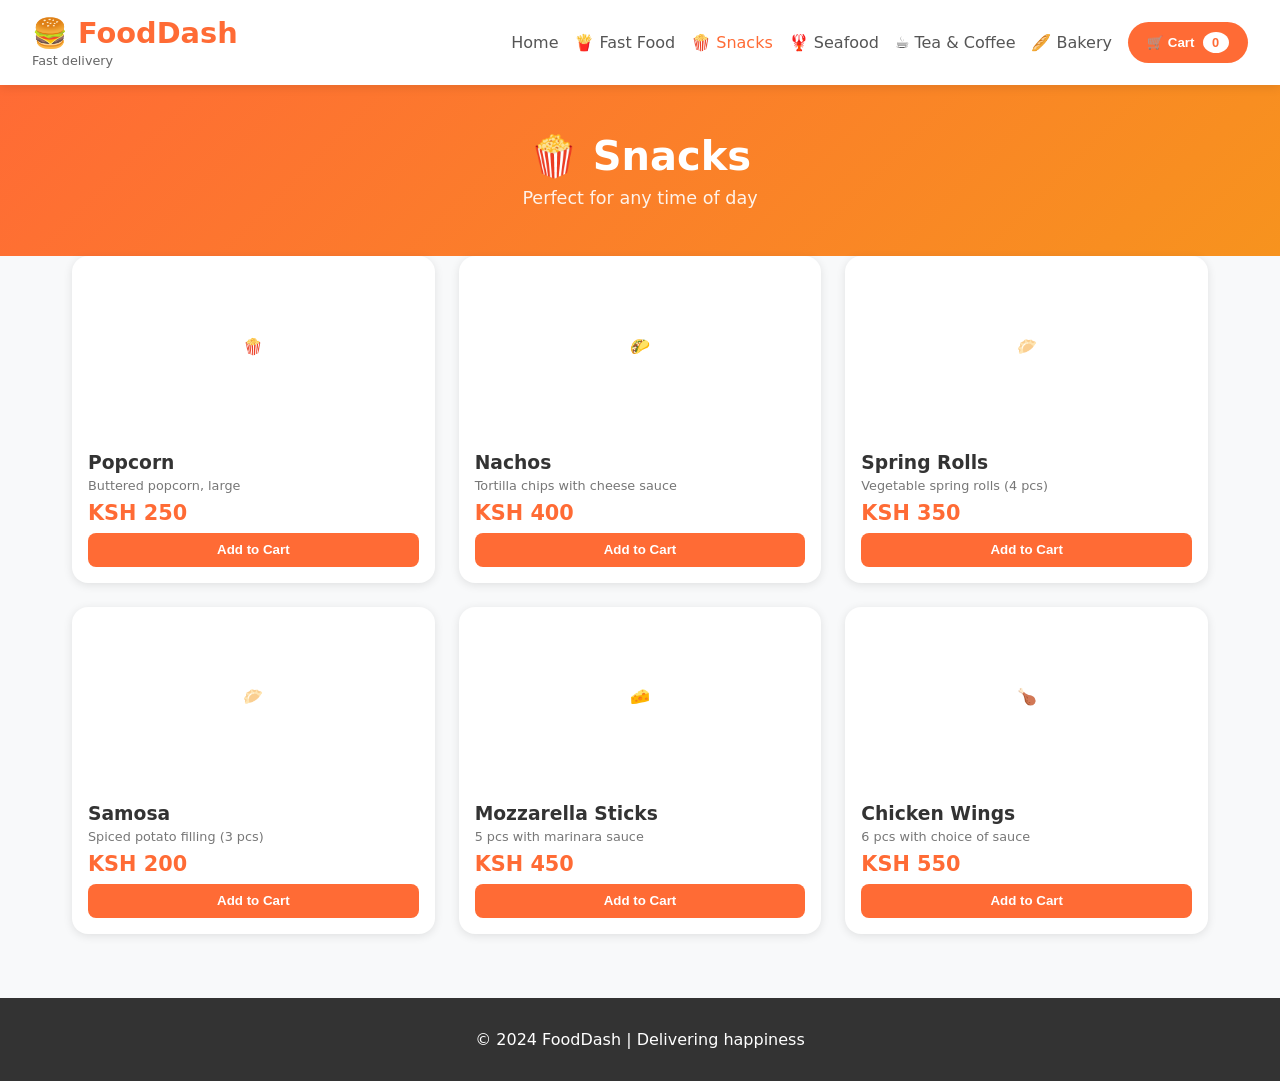
<file: snacks.html>
<!DOCTYPE html>
<html lang="en">
<head>
    <meta charset="UTF-8">
    <meta name="viewport" content="width=device-width, initial-scale=1.0">
    <title>FoodDash | Snacks</title>
    <link rel="stylesheet" href="style.css">
    <style>
        .food-image img {
            width: 100%;
            height: 100%;
            object-fit: cover;
        }
        .food-image {
            display: flex;
            align-items: center;
            justify-content: center;
            overflow: hidden;
        }
    </style>
</head>
<body>
    <div class="header">
        <div class="logo" onclick="window.location.href='index.html'">
            <h1>🍔 FoodDash</h1>
            <span>Fast delivery</span>
        </div>
        <div class="nav-links">
            <a href="index.html">Home</a>
            <a href="fastfood.html">🍟 Fast Food</a>
            <a href="snacks.html" class="active">🍿 Snacks</a>
            <a href="seafood.html">🦞 Seafood</a>
            <a href="tea-coffee.html">☕ Tea & Coffee</a>
            <a href="bakery.html">🥖 Bakery</a>
            <button class="cart-btn" onclick="window.location.href='cart.html'">
                🛒 Cart <span class="cart-count" id="cartCount">0</span>
            </button>
        </div>
    </div>

    <div class="hero">
        <h2>🍿 Snacks</h2>
        <p>Perfect for any time of day</p>
    </div>

    <div id="foodGrid" class="food-grid"></div>

    <div class="footer">
        <p>© 2024 FoodDash | Delivering happiness</p>
    </div>

    <script>
        const snacks = [
            { 
                id: 1, 
                name: "Popcorn", 
                desc: "Buttered popcorn, large", 
                price: 250, 
                image: "🍿",
                imgUrl: "https://i.pinimg.com/1200x/e6/1d/e4/e61de4d3c97bb7c1e5ecbbbdb757e941.jpg"
            },
            { 
                id: 2, 
                name: "Nachos", 
                desc: "Tortilla chips with cheese sauce", 
                price: 400, 
                image: "🌮",
                imgUrl: "https://i.pinimg.com/736x/7f/0c/2d/7f0c2d75b61058599a440be9b840967b.jpg"
            },
            { 
                id: 3, 
                name: "Spring Rolls", 
                desc: "Vegetable spring rolls (4 pcs)", 
                price: 350, 
                image: "🥟",
                imgUrl: "https://i.pinimg.com/736x/5b/87/46/5b87466c6e60930ab3b545e736260c78.jpg"
            },
            { 
                id: 4, 
                name: "Samosa", 
                desc: "Spiced potato filling (3 pcs)", 
                price: 200, 
                image: "🥟",
                imgUrl: "https://i.pinimg.com/736x/aa/9f/ad/aa9fad515906d7e21833e68c8d877c2a.jpg"
            },
            { 
                id: 5, 
                name: "Mozzarella Sticks", 
                desc: "5 pcs with marinara sauce", 
                price: 450, 
                image: "🧀",
                imgUrl: "https://i.pinimg.com/736x/7e/39/f1/7e39f1ad2abfcf9e1d0cc9534fe090f9.jpg"
            },
            { 
                id: 6, 
                name: "Chicken Wings", 
                desc: "6 pcs with choice of sauce", 
                price: 550, 
                image: "🍗",
                imgUrl: "https://i.pinimg.com/736x/9c/99/06/9c9906aaa6b634e2621bfca8201ef5bd.jpg"
            }
        ];

        let cart = JSON.parse(localStorage.getItem('fooddash_cart')) || [];

        function saveCart() { 
            localStorage.setItem('fooddash_cart', JSON.stringify(cart)); 
            updateCartCount(); 
        }

        function updateCartCount() { 
            const total = cart.reduce((s, i) => s + i.quantity, 0); 
            const el = document.getElementById('cartCount'); 
            if (el) el.innerText = total; 
        }

        function addToCart(food) { 
            const existing = cart.find(i => i.name === food.name); 
            if (existing) { 
                existing.quantity++; 
            } else { 
                cart.push({ name: food.name, price: food.price, quantity: 1, image: food.image }); 
            } 
            saveCart(); 
            alert(`✅ ${food.name} added to cart!`); 
        }

        window.addToCart = addToCart;

        function render() { 
            const grid = document.getElementById('foodGrid'); 
            grid.innerHTML = snacks.map(f => `
                <div class="food-card">
                    <div class="food-image">
                        <img src="${f.imgUrl}" alt="${f.name}" 
                             onerror="this.style.display='none'; this.parentElement.innerHTML='${f.image}'" 
                             style="width:100%; height:100%; object-fit:cover;">
                    </div>
                    <div class="food-info">
                        <h3>${f.name}</h3>
                        <div class="food-desc">${f.desc}</div>
                        <div class="food-price">KSH ${f.price.toLocaleString()}</div>
                        <button class="add-btn" onclick="addToCart({name:'${f.name}', price:${f.price}, image:'${f.image}'})">Add to Cart</button>
                    </div>
                </div>
            `).join(''); 
        }

        render(); 
        updateCartCount();
    </script>
</body>
</html>
</file>
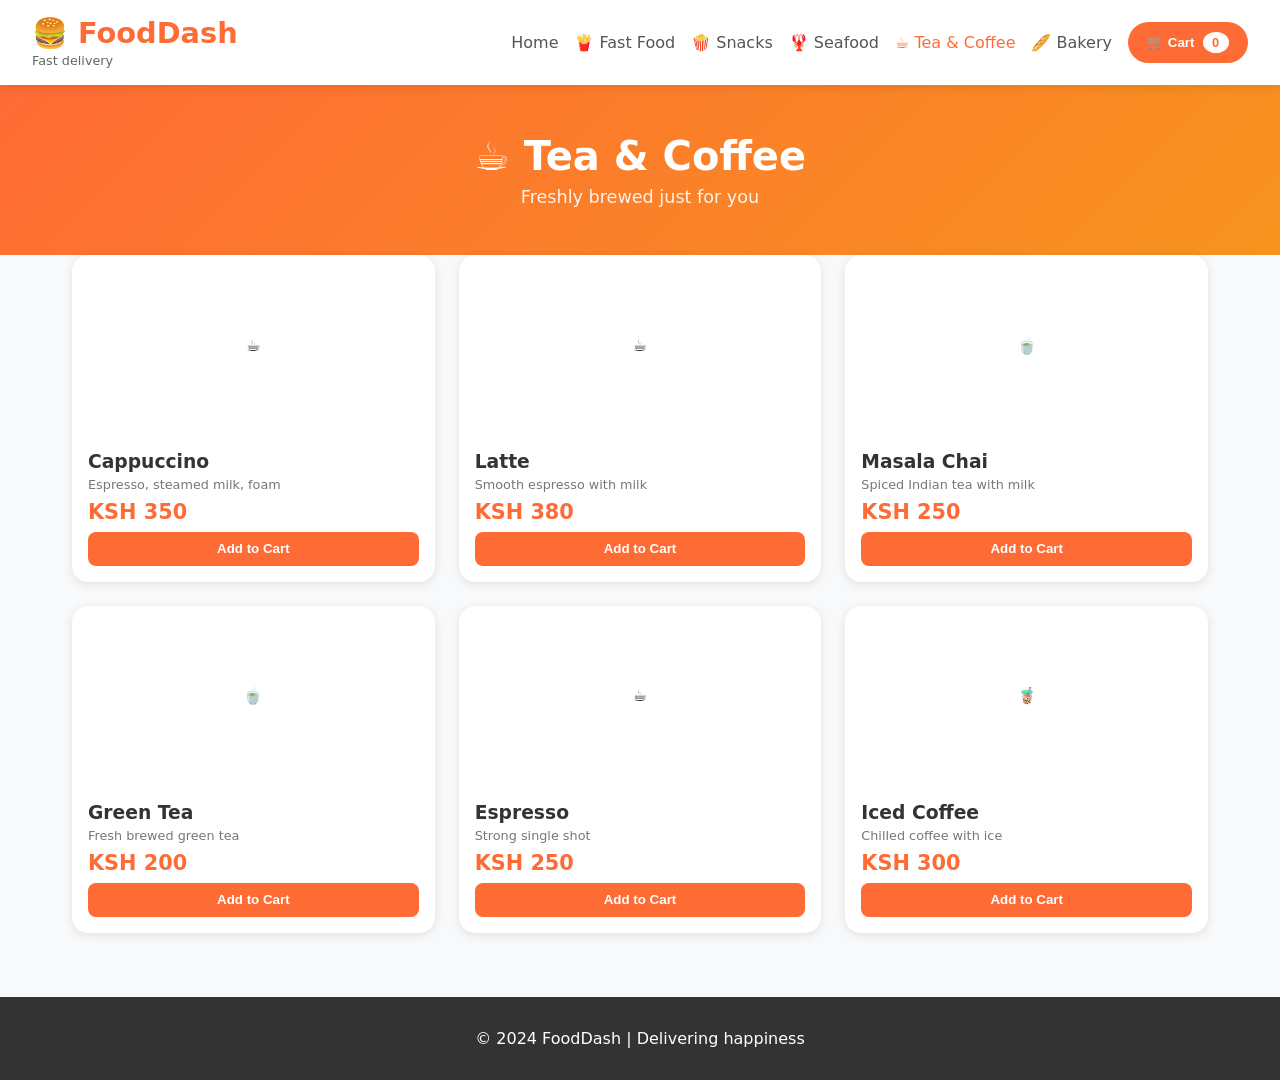
<file: tea-coffee.html>
<!DOCTYPE html>
<html lang="en">
<head>
    <meta charset="UTF-8">
    <meta name="viewport" content="width=device-width, initial-scale=1.0">
    <title>FoodDash | Tea & Coffee</title>
    <link rel="stylesheet" href="style.css">
    <style>
        .food-image img {
            width: 100%;
            height: 100%;
            object-fit: cover;
        }
        .food-image {
            display: flex;
            align-items: center;
            justify-content: center;
            overflow: hidden;
        }
    </style>
</head>
<body>
    <div class="header">
        <div class="logo" onclick="window.location.href='index.html'">
            <h1>🍔 FoodDash</h1>
            <span>Fast delivery</span>
        </div>
        <div class="nav-links">
            <a href="index.html">Home</a>
            <a href="fastfood.html">🍟 Fast Food</a>
            <a href="snacks.html">🍿 Snacks</a>
            <a href="seafood.html">🦞 Seafood</a>
            <a href="tea-coffee.html" class="active">☕ Tea & Coffee</a>
            <a href="bakery.html">🥖 Bakery</a>
            <button class="cart-btn" onclick="window.location.href='cart.html'">
                🛒 Cart <span class="cart-count" id="cartCount">0</span>
            </button>
        </div>
    </div>

    <div class="hero">
        <h2>☕ Tea & Coffee</h2>
        <p>Freshly brewed just for you</p>
    </div>

    <div id="foodGrid" class="food-grid"></div>

    <div class="footer">
        <p>© 2024 FoodDash | Delivering happiness</p>
    </div>

    <script>
        const teaCoffee = [
            { 
                id: 1, 
                name: "Cappuccino", 
                desc: "Espresso, steamed milk, foam", 
                price: 350, 
                image: "☕",
                imgUrl: "https://i.pinimg.com/736x/52/41/31/52413159c7f291bbc186422481b3ac50.jpg"
            },
            { 
                id: 2, 
                name: "Latte", 
                desc: "Smooth espresso with milk", 
                price: 380, 
                image: "☕",
                imgUrl: "https://i.pinimg.com/736x/b8/4c/9d/b84c9db0910aa8247d79b69a4ecd1438.jpg"
            },
            { 
                id: 3, 
                name: "Masala Chai", 
                desc: "Spiced Indian tea with milk", 
                price: 250, 
                image: "🍵",
                imgUrl: "https://i.pinimg.com/736x/a1/16/c8/a116c8bba3420dd89a67e39434a4d0d6.jpg"
            },
            { 
                id: 4, 
                name: "Green Tea", 
                desc: "Fresh brewed green tea", 
                price: 200, 
                image: "🍵",
                imgUrl: "https://i.pinimg.com/736x/c0/3b/d1/c03bd159756dc48babac8ac73dabe696.jpg"
            },
            { 
                id: 5, 
                name: "Espresso", 
                desc: "Strong single shot", 
                price: 250, 
                image: "☕",
                imgUrl: "https://i.pinimg.com/736x/4c/28/e2/4c28e2420bf38c50120dba0cbaf42e8d.jpg"
            },
            { 
                id: 6, 
                name: "Iced Coffee", 
                desc: "Chilled coffee with ice", 
                price: 300, 
                image: "🧋",
                imgUrl: "https://i.pinimg.com/736x/da/6f/3a/da6f3a6305596079b891bdb35d53b5f4.jpg"
            }
        ];

        let cart = JSON.parse(localStorage.getItem('fooddash_cart')) || [];

        function saveCart() { 
            localStorage.setItem('fooddash_cart', JSON.stringify(cart)); 
            updateCartCount(); 
        }

        function updateCartCount() { 
            const total = cart.reduce((s, i) => s + i.quantity, 0); 
            const el = document.getElementById('cartCount'); 
            if (el) el.innerText = total; 
        }

        function addToCart(food) { 
            const existing = cart.find(i => i.name === food.name); 
            if (existing) { 
                existing.quantity++; 
            } else { 
                cart.push({ name: food.name, price: food.price, quantity: 1, image: food.image }); 
            } 
            saveCart(); 
            alert(`✅ ${food.name} added to cart!`); 
        }

        window.addToCart = addToCart;

        function render() { 
            const grid = document.getElementById('foodGrid'); 
            grid.innerHTML = teaCoffee.map(f => `
                <div class="food-card">
                    <div class="food-image">
                        <img src="${f.imgUrl}" alt="${f.name}" 
                             onerror="this.style.display='none'; this.parentElement.innerHTML='${f.image}'" 
                             style="width:100%; height:100%; object-fit:cover;">
                    </div>
                    <div class="food-info">
                        <h3>${f.name}</h3>
                        <div class="food-desc">${f.desc}</div>
                        <div class="food-price">KSH ${f.price.toLocaleString()}</div>
                        <button class="add-btn" onclick="addToCart({name:'${f.name}', price:${f.price}, image:'${f.image}'})">Add to Cart</button>
                    </div>
                </div>
            `).join(''); 
        }

        render(); 
        updateCartCount();
    </script>
</body>
</html>
</file>
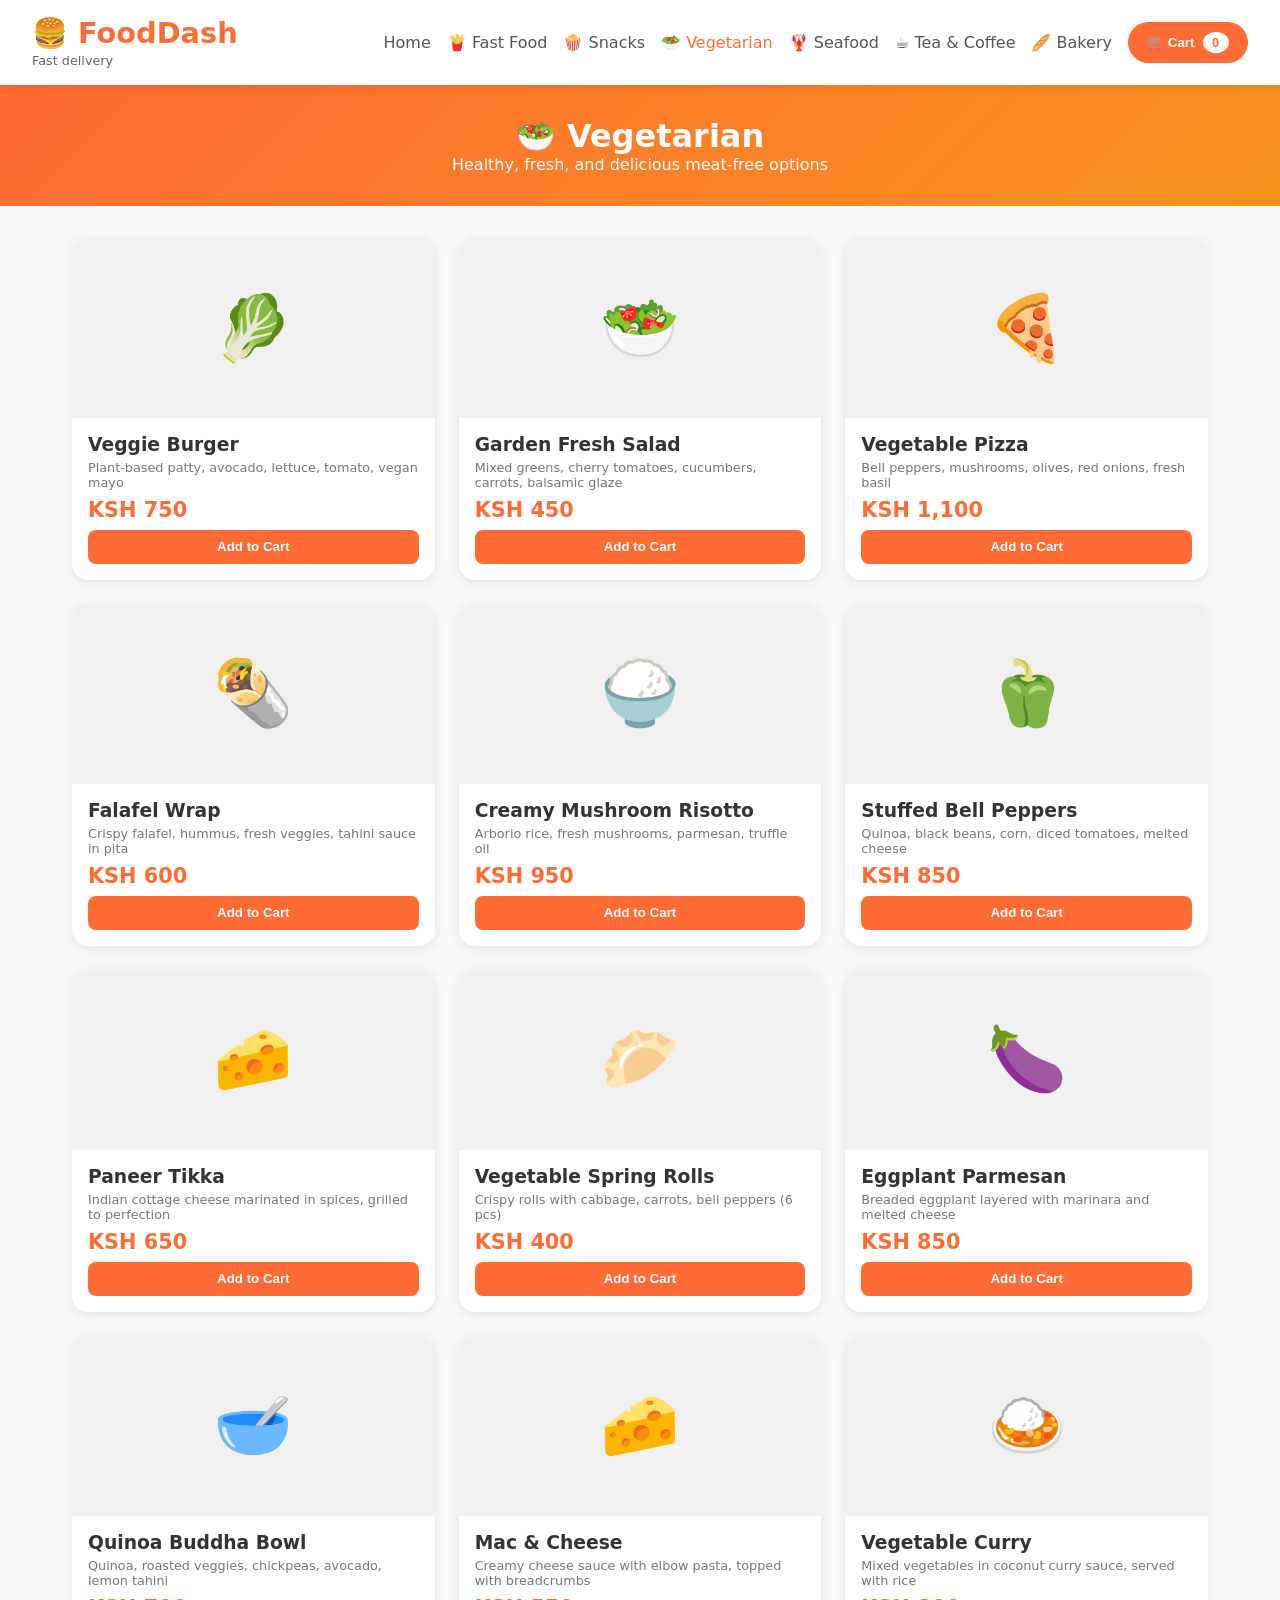
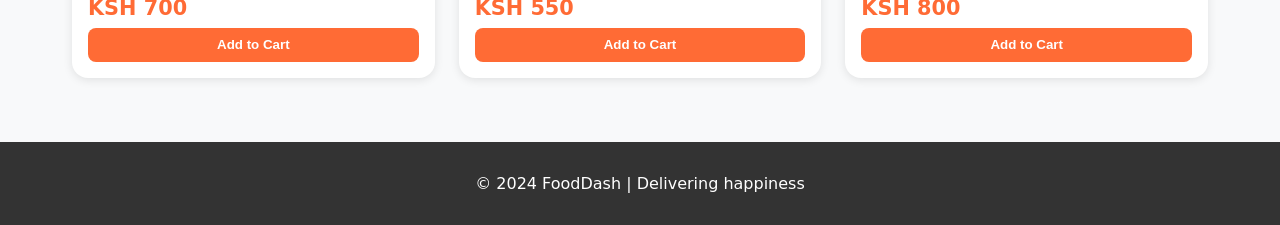
<file: vegeterian.html>
<!DOCTYPE html>
<html lang="en">
<head>
    <meta charset="UTF-8">
    <meta name="viewport" content="width=device-width, initial-scale=1.0">
    <title>FoodDash | Vegetarian</title>
    <style>
        * { margin: 0; padding: 0; box-sizing: border-box; }
        body { font-family: system-ui, 'Segoe UI', sans-serif; background: #f8f9fa; color: #333; }
        .header { background: white; padding: 1rem 2rem; display: flex; justify-content: space-between; align-items: center; flex-wrap: wrap; gap: 1rem; box-shadow: 0 2px 10px rgba(0,0,0,0.1); position: sticky; top: 0; z-index: 100; }
        .logo h1 { font-size: 1.8rem; color: #ff6b35; cursor: pointer; }
        .logo span { font-size: 0.8rem; color: #666; }
        .nav-links { display: flex; gap: 1rem; align-items: center; flex-wrap: wrap; }
        .nav-links a { text-decoration: none; color: #555; font-weight: 500; }
        .nav-links a:hover, .nav-links a.active { color: #ff6b35; }
        .cart-btn { background: #ff6b35; color: white; border: none; padding: 0.6rem 1.2rem; border-radius: 30px; cursor: pointer; font-weight: bold; display: flex; align-items: center; gap: 0.5rem; text-decoration: none; }
        .cart-count { background: white; color: #ff6b35; border-radius: 50%; padding: 0.2rem 0.6rem; font-size: 0.8rem; }
        .hero { background: linear-gradient(135deg, #ff6b35, #f7931e); color: white; text-align: center; padding: 2rem; }
        .hero h2 { font-size: 2rem; }
        .food-grid { display: grid; grid-template-columns: repeat(auto-fill, minmax(280px, 1fr)); gap: 1.5rem; padding: 2rem; max-width: 1200px; margin: 0 auto; }
        .food-card { background: white; border-radius: 1rem; overflow: hidden; box-shadow: 0 2px 10px rgba(0,0,0,0.1); transition: transform 0.2s; }
        .food-card:hover { transform: translateY(-5px); }
        .food-image { width: 100%; height: 180px; display: flex; align-items: center; justify-content: center; font-size: 4rem; background: #f0f0f0; }
        .food-info { padding: 1rem; }
        .food-info h3 { margin-bottom: 0.3rem; }
        .food-desc { color: #777; font-size: 0.8rem; margin-bottom: 0.5rem; }
        .food-price { color: #ff6b35; font-size: 1.3rem; font-weight: bold; margin-bottom: 0.5rem; }
        .add-btn { width: 100%; background: #ff6b35; color: white; border: none; padding: 0.6rem; border-radius: 0.5rem; cursor: pointer; font-weight: bold; }
        .add-btn:hover { background: #e55a2b; }
        .footer { text-align: center; padding: 2rem; background: #333; color: white; margin-top: 2rem; }
        @media (max-width: 700px) { .header { flex-direction: column; } .nav-links { justify-content: center; } }
    </style>
</head>
<body>
    <div class="header">
        <div class="logo" onclick="window.location.href='index.html'"><h1>🍔 FoodDash</h1><span>Fast delivery</span></div>
        <div class="nav-links">
            <a href="index.html">Home</a>
            <a href="fastfood.html">🍟 Fast Food</a>
            <a href="snacks.html">🍿 Snacks</a>
            <a href="vegetarian.html" class="active">🥗 Vegetarian</a>
            <a href="seafood.html">🦞 Seafood</a>
            <a href="tea-coffee.html">☕ Tea & Coffee</a>
            <a href="bakery.html">🥖 Bakery</a>
            <button class="cart-btn" onclick="window.location.href='cart.html'">🛒 Cart <span class="cart-count" id="cartCount">0</span></button>
        </div>
    </div>
    <div class="hero"><h2>🥗 Vegetarian</h2><p>Healthy, fresh, and delicious meat-free options</p></div>
    <div id="foodGrid" class="food-grid"></div>
    <div class="footer"><p>© 2024 FoodDash | Delivering happiness</p></div>
    <script>
        // Vegetarian Menu Items
        const vegetarian = [
            { id: 1, name: "Veggie Burger", desc: "Plant-based patty, avocado, lettuce, tomato, vegan mayo", price: 750, image: "🥬" },
            { id: 2, name: "Garden Fresh Salad", desc: "Mixed greens, cherry tomatoes, cucumbers, carrots, balsamic glaze", price: 450, image: "🥗" },
            { id: 3, name: "Vegetable Pizza", desc: "Bell peppers, mushrooms, olives, red onions, fresh basil", price: 1100, image: "🍕" },
            { id: 4, name: "Falafel Wrap", desc: "Crispy falafel, hummus, fresh veggies, tahini sauce in pita", price: 600, image: "🌯" },
            { id: 5, name: "Creamy Mushroom Risotto", desc: "Arborio rice, fresh mushrooms, parmesan, truffle oil", price: 950, image: "🍚" },
            { id: 6, name: "Stuffed Bell Peppers", desc: "Quinoa, black beans, corn, diced tomatoes, melted cheese", price: 850, image: "🫑" },
            { id: 7, name: "Paneer Tikka", desc: "Indian cottage cheese marinated in spices, grilled to perfection", price: 650, image: "🧀" },
            { id: 8, name: "Vegetable Spring Rolls", desc: "Crispy rolls with cabbage, carrots, bell peppers (6 pcs)", price: 400, image: "🥟" },
            { id: 9, name: "Eggplant Parmesan", desc: "Breaded eggplant layered with marinara and melted cheese", price: 850, image: "🍆" },
            { id: 10, name: "Quinoa Buddha Bowl", desc: "Quinoa, roasted veggies, chickpeas, avocado, lemon tahini", price: 700, image: "🥣" },
            { id: 11, name: "Mac & Cheese", desc: "Creamy cheese sauce with elbow pasta, topped with breadcrumbs", price: 550, image: "🧀" },
            { id: 12, name: "Vegetable Curry", desc: "Mixed vegetables in coconut curry sauce, served with rice", price: 800, image: "🍛" }
        ];

        let cart = JSON.parse(localStorage.getItem('fooddash_cart')) || [];

        function saveCart() { 
            localStorage.setItem('fooddash_cart', JSON.stringify(cart)); 
            updateCartCount(); 
        }

        function updateCartCount() { 
            const total = cart.reduce((s, i) => s + i.quantity, 0); 
            const el = document.getElementById('cartCount'); 
            if(el) el.innerText = total; 
        }

        function addToCart(food) { 
            const existing = cart.find(i => i.name === food.name); 
            if(existing) { 
                existing.quantity++; 
            } else { 
                cart.push({ name: food.name, price: food.price, quantity: 1, image: food.image }); 
            } 
            saveCart(); 
            alert(`✅ ${food.name} added to cart!`); 
        }

        window.addToCart = addToCart;

        function render() { 
            const grid = document.getElementById('foodGrid'); 
            grid.innerHTML = vegetarian.map(f => `
                <div class="food-card">
                    <div class="food-image">${f.image}</div>
                    <div class="food-info">
                        <h3>${f.name}</h3>
                        <div class="food-desc">${f.desc}</div>
                        <div class="food-price">KSH ${f.price.toLocaleString()}</div>
                        <button class="add-btn" onclick="addToCart({name:'${f.name}', price:${f.price}, image:'${f.image}'})">Add to Cart</button>
                    </div>
                </div>
            `).join(''); 
        }

        render(); 
        updateCartCount();
    </script>
</body>
</html>
</file>
<file: style.css>
* {
    margin: 0;
    padding: 0;
    box-sizing: border-box;
}

body {
    font-family: system-ui, 'Segoe UI', sans-serif;
    background: #f8f9fa;
    color: #333;
}

.header {
    background: white;
    padding: 1rem 2rem;
    display: flex;
    justify-content: space-between;
    align-items: center;
    flex-wrap: wrap;
    gap: 1rem;
    box-shadow: 0 2px 10px rgba(0,0,0,0.1);
    position: sticky;
    top: 0;
    z-index: 100;
}

.logo h1 {
    font-size: 1.8rem;
    color: #ff6b35;
    cursor: pointer;
}

.logo span {
    font-size: 0.8rem;
    color: #666;
}

.nav-links {
    display: flex;
    gap: 1rem;
    align-items: center;
    flex-wrap: wrap;
}

.nav-links a {
    text-decoration: none;
    color: #555;
    font-weight: 500;
    transition: color 0.2s;
}

.nav-links a:hover,
.nav-links a.active {
    color: #ff6b35;
}

.cart-btn {
    background: #ff6b35;
    color: white;
    border: none;
    padding: 0.6rem 1.2rem;
    border-radius: 30px;
    cursor: pointer;
    font-weight: bold;
    display: flex;
    align-items: center;
    gap: 0.5rem;
    text-decoration: none;
}

.cart-count {
    background: white;
    color: #ff6b35;
    border-radius: 50%;
    padding: 0.2rem 0.6rem;
    font-size: 0.8rem;
}

/* User Info Display */
.user-info {
    display: flex;
    align-items: center;
    gap: 0.5rem;
    background: rgba(255,107,53,0.1);
    padding: 0.3rem 1rem;
    border-radius: 30px;
    border: 1px solid #ff6b35;
}

.user-email {
    color: #ff6b35;
    font-size: 0.8rem;
    font-weight: 500;
}

.logout-link {
    background: none;
    border: none;
    color: #ff6b35;
    cursor: pointer;
    font-size: 0.7rem;
    text-decoration: underline;
}

.hero {
    background: linear-gradient(135deg, #ff6b35, #f7931e);
    color: white;
    text-align: center;
    padding: 3rem 2rem;
}

.hero h2 {
    font-size: 2.5rem;
    margin-bottom: 0.5rem;
}

.hero p {
    font-size: 1.1rem;
    opacity: 0.9;
}

.categories {
    padding: 2rem;
    max-width: 1200px;
    margin: 0 auto;
}

.section-title {
    font-size: 1.5rem;
    margin-bottom: 1.5rem;
    color: #333;
}

.category-grid {
    display: grid;
    grid-template-columns: repeat(auto-fit, minmax(160px, 1fr));
    gap: 1rem;
    margin-bottom: 2rem;
}

.category-card {
    background: white;
    border-radius: 1rem;
    padding: 1rem;
    text-align: center;
    cursor: pointer;
    transition: transform 0.2s;
    box-shadow: 0 2px 8px rgba(0,0,0,0.1);
    text-decoration: none;
    display: block;
}

.category-card:hover {
    transform: translateY(-5px);
}

.category-icon {
    font-size: 2.5rem;
}

.category-card h4 {
    margin-top: 0.5rem;
    color: #555;
}

.food-grid {
    display: grid;
    grid-template-columns: repeat(auto-fill, minmax(280px, 1fr));
    gap: 1.5rem;
    padding: 0 2rem 2rem;
    max-width: 1200px;
    margin: 0 auto;
}

.food-card {
    background: white;
    border-radius: 1rem;
    overflow: hidden;
    box-shadow: 0 2px 10px rgba(0,0,0,0.1);
    transition: transform 0.2s;
}

.food-card:hover {
    transform: translateY(-5px);
}

.food-image {
    width: 100%;
    height: 180px;
    display: flex;
    align-items: center;
    justify-content: center;
    overflow: hidden;
}

.food-image img {
    width: 100%;
    height: 100%;
    object-fit: cover;
}

.food-info {
    padding: 1rem;
}

.food-info h3 {
    margin-bottom: 0.3rem;
    color: #333;
}

.food-desc {
    color: #777;
    font-size: 0.8rem;
    margin-bottom: 0.5rem;
}

.food-price {
    color: #ff6b35;
    font-size: 1.3rem;
    font-weight: bold;
    margin-bottom: 0.5rem;
}

.add-btn {
    width: 100%;
    background: #ff6b35;
    color: white;
    border: none;
    padding: 0.6rem;
    border-radius: 0.5rem;
    cursor: pointer;
    font-weight: bold;
    transition: background 0.2s;
}

.add-btn:hover {
    background: #e55a2b;
}

/* Cart Page Styles */
.cart-container {
    max-width: 800px;
    margin: 2rem auto;
    padding: 0 1rem;
}

.cart-title {
    margin-bottom: 1.5rem;
    color: #333;
}

.cart-item {
    background: white;
    border-radius: 1rem;
    padding: 1rem;
    margin-bottom: 1rem;
    display: flex;
    justify-content: space-between;
    align-items: center;
    flex-wrap: wrap;
    gap: 1rem;
    box-shadow: 0 2px 8px rgba(0,0,0,0.1);
}

.item-info {
    flex: 1;
}

.item-name {
    font-weight: bold;
    font-size: 1.1rem;
}

.item-price {
    color: #ff6b35;
}

.quantity-control {
    display: flex;
    align-items: center;
    gap: 0.5rem;
}

.qty-btn {
    background: #ff6b35;
    color: white;
    border: none;
    width: 30px;
    height: 30px;
    border-radius: 50%;
    cursor: pointer;
    font-weight: bold;
}

.qty-btn:hover {
    background: #e55a2b;
}

.remove-btn {
    background: #dc3545;
    color: white;
    border: none;
    padding: 0.3rem 0.8rem;
    border-radius: 0.5rem;
    cursor: pointer;
}

.remove-btn:hover {
    background: #c82333;
}

.cart-summary {
    background: white;
    border-radius: 1rem;
    padding: 1.5rem;
    margin-top: 1rem;
    box-shadow: 0 2px 8px rgba(0,0,0,0.1);
}

.total-row {
    display: flex;
    justify-content: space-between;
    font-size: 1.2rem;
    font-weight: bold;
    margin-bottom: 1rem;
}

.checkout-btn {
    width: 100%;
    background: #ff6b35;
    color: white;
    border: none;
    padding: 1rem;
    border-radius: 0.5rem;
    font-size: 1rem;
    font-weight: bold;
    cursor: pointer;
}

.checkout-btn:hover {
    background: #e55a2b;
}

.empty-cart {
    text-align: center;
    padding: 3rem;
    background: white;
    border-radius: 1rem;
    color: #888;
}

.back-link {
    display: inline-block;
    margin-top: 1rem;
    color: #ff6b35;
    text-decoration: none;
}

.footer {
    text-align: center;
    padding: 2rem;
    background: #333;
    color: white;
    margin-top: 2rem;
}

/* Modal Styles */
.modal {
    display: none;
    position: fixed;
    top: 0;
    left: 0;
    width: 100%;
    height: 100%;
    background: rgba(0,0,0,0.8);
    z-index: 1000;
    align-items: center;
    justify-content: center;
}

.modal.active {
    display: flex;
}

.modal-content {
    background: white;
    border-radius: 1rem;
    width: 90%;
    max-width: 400px;
    padding: 2rem;
    text-align: center;
    position: relative;
}

.modal-content h3 {
    margin-bottom: 1rem;
    color: #ff6b35;
}

.modal-content input {
    width: 100%;
    padding: 0.8rem;
    margin: 0.5rem 0;
    border: 1px solid #ddd;
    border-radius: 0.5rem;
    font-size: 1rem;
}

.modal-btn {
    width: 100%;
    padding: 0.8rem;
    background: #ff6b35;
    color: white;
    border: none;
    border-radius: 0.5rem;
    margin-top: 0.5rem;
    cursor: pointer;
    font-weight: bold;
}

.modal-btn.secondary {
    background: #ccc;
    color: #333;
}

.switch-link {
    margin-top: 1rem;
    color: #ff6b35;
    cursor: pointer;
    font-size: 0.9rem;
}

.close-modal {
    position: absolute;
    top: 10px;
    right: 15px;
    font-size: 1.5rem;
    cursor: pointer;
    color: #888;
}

.modal-msg {
    margin-top: 0.5rem;
    font-size: 0.8rem;
    color: #ff6b35;
}

@media (max-width: 700px) {
    .header {
        flex-direction: column;
    }
    .hero h2 {
        font-size: 1.8rem;
    }
    .nav-links {
        justify-content: center;
    }
    .cart-item {
        flex-direction: column;
        text-align: center;
    }
}
</file>
